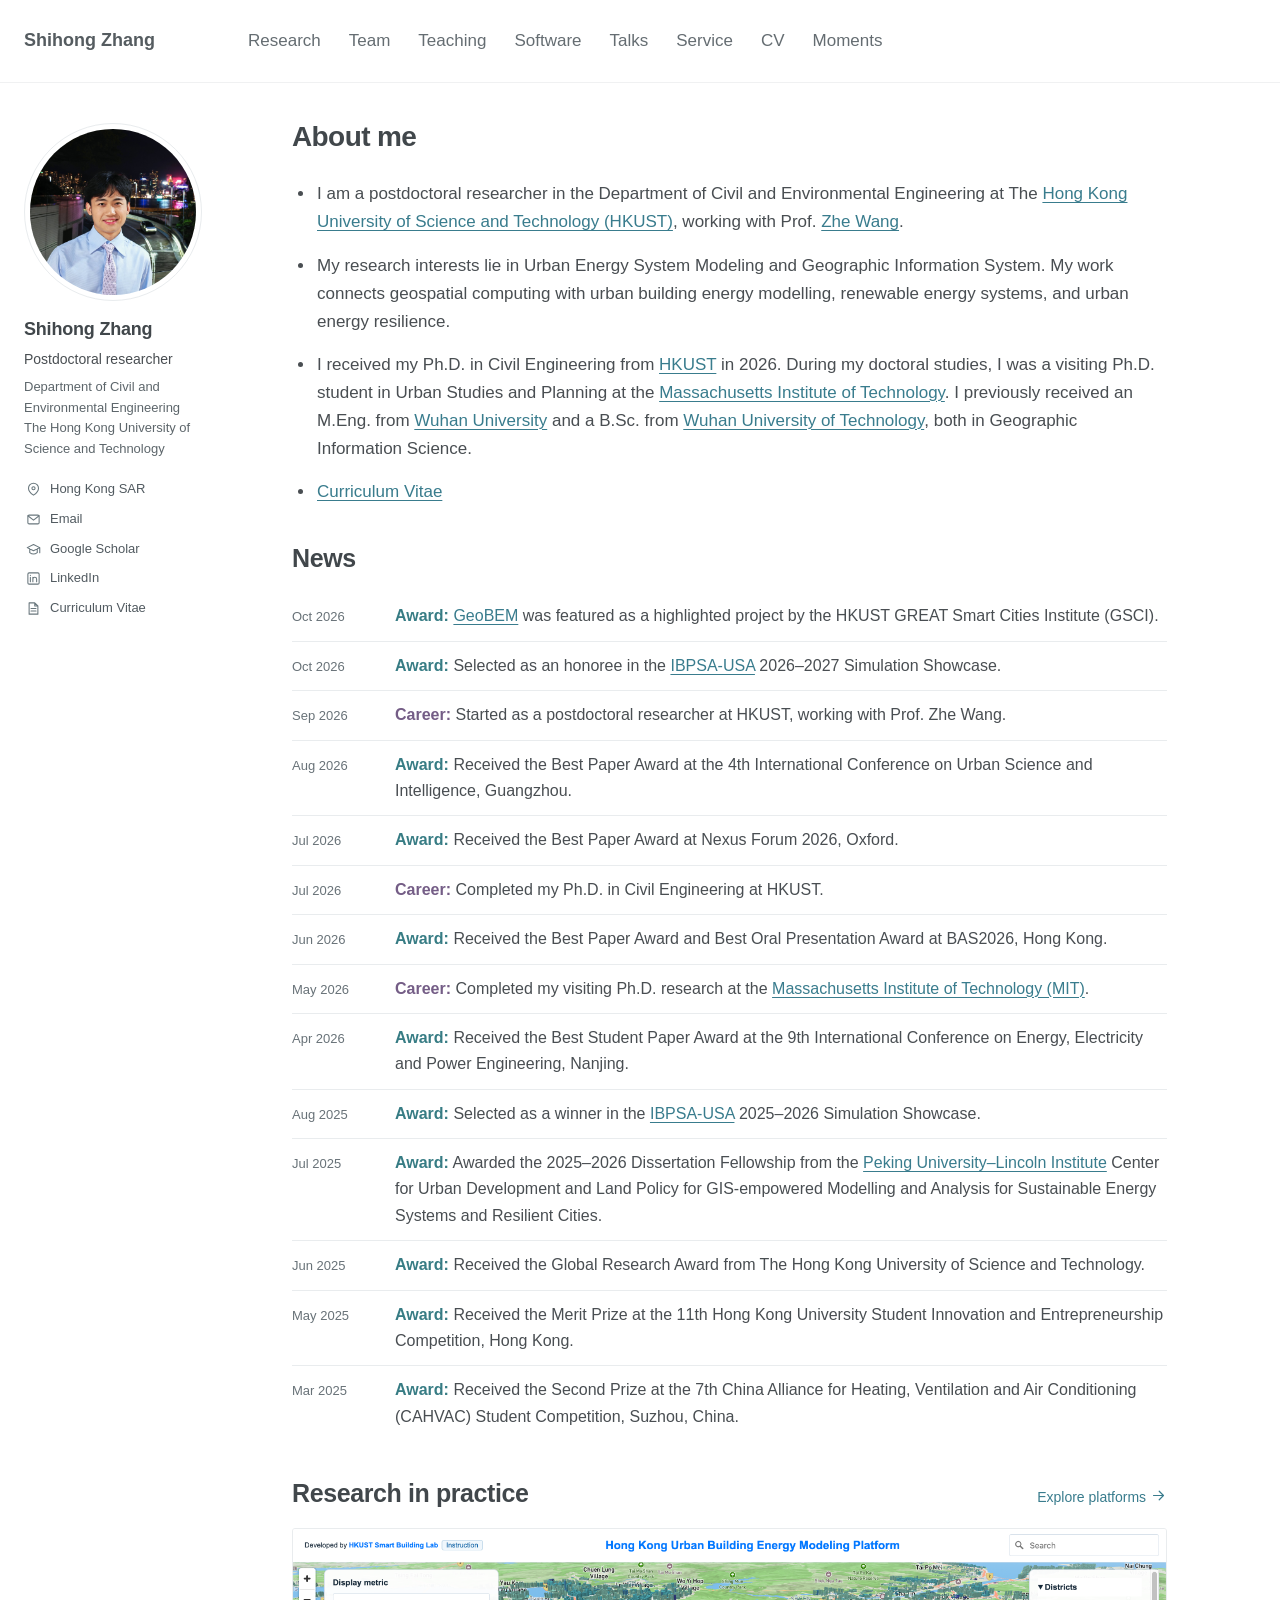
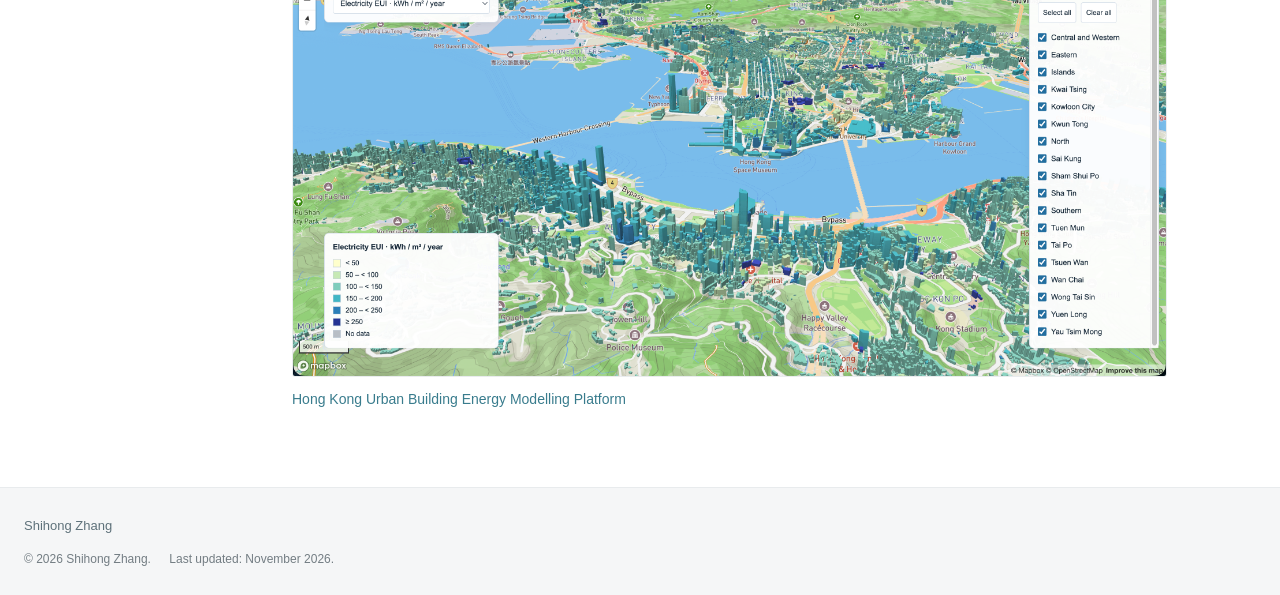
<file: index.html>
<!doctype html>
<html lang="en">
<head>
  <meta charset="utf-8">
  <meta name="viewport" content="width=device-width, initial-scale=1">
  <meta name="description" content="Shihong Zhang is a postdoctoral researcher at HKUST working on Urban Energy System Modeling and Geographic Information System.">
  <meta name="author" content="Shihong Zhang">
  <meta name="theme-color" content="#ffffff">
  <meta property="og:title" content="About me — Shihong Zhang">
  <meta property="og:description" content="Shihong Zhang is a postdoctoral researcher at HKUST working on Urban Energy System Modeling and Geographic Information System.">
  <meta property="og:type" content="website">
  <title>About me — Shihong Zhang</title>
  <link rel="icon" href="assets/images/favicon.svg" type="image/svg+xml">
  <link rel="stylesheet" href="assets/css/style.css?v=20261115-team-mobile">
  <script src="assets/js/main.js" defer></script>
</head>
<body>
  <a class="skip-link" href="#main">Skip to content</a>
  <header class="masthead">
    <div class="masthead-inner">
      <a class="site-title" href="index.html" aria-current="page">Shihong Zhang</a>
      <button class="menu-toggle" type="button" aria-expanded="false" aria-controls="primary-nav" hidden>
        <span>Menu</span><svg viewBox="0 0 24 24" aria-hidden="true"><path d="M4 6h16M4 12h16M4 18h16"/></svg>
      </button>
      <nav id="primary-nav" class="primary-nav" aria-label="Main navigation"><a href="research.html">Research</a><a href="team.html">Team</a><a href="teaching.html">Teaching</a><a href="softwares.html">Software</a><a href="talks.html">Talks</a><a href="service.html">Service</a><a href="cv.html">CV</a><a href="moments.html">Moments</a></nav>
    </div>
  </header>
  <div class="site-layout">
    <aside class="author" aria-label="About Shihong Zhang">
      <a class="portrait-link" href="index.html" aria-label="Shihong Zhang home"><img class="portrait" src="assets/images/profile%20photo.jpeg" alt="Shihong Zhang" width="178" height="178"></a>
      <div class="author-info">
        <h2 class="author-name">Shihong Zhang</h2>
        <p class="author-role">Postdoctoral researcher</p>
        <p class="author-affiliation">Department of Civil and Environmental Engineering<br>The Hong Kong University of Science and Technology</p>
        <ul class="author-links"><li class="location-item"><span class="location"><svg class="icon" viewBox="0 0 24 24" aria-hidden="true"><path d="M20 10c0 6-8 11-8 11S4 16 4 10a8 8 0 1 1 16 0Z"/><circle cx="12" cy="10" r="2.5"/></svg>Hong Kong SAR</span></li><li><a href="mailto:szhanger@connect.ust.hk" class=""><svg class="icon" viewBox="0 0 24 24" aria-hidden="true"><rect x="3" y="5" width="18" height="14" rx="2"/><path d="m3 6 9 7 9-7"/></svg>Email</a></li><li><a href="https://scholar.google.com/citations?user=kNA4fkwAAAAJ&amp;hl=en" class="" target="_blank" rel="noopener noreferrer"><svg class="icon" viewBox="0 0 24 24" aria-hidden="true"><path d="m2 9 10-5 10 5-10 5-10-5Zm4 2v6c4 3 8 3 12 0v-6M22 9v8"/></svg>Google Scholar</a></li><li><a href="https://www.linkedin.com/in/shihong-zhang-913426249/" class="" target="_blank" rel="noopener noreferrer"><svg class="icon" viewBox="0 0 24 24" aria-hidden="true"><rect x="3" y="3" width="18" height="18" rx="2"/><path d="M7 10v7M7 7v.01M11 17v-7m0 3c0-4 6-4 6 0v4"/></svg>LinkedIn</a></li><li><a href="cv.html" class=""><svg class="icon" viewBox="0 0 24 24" aria-hidden="true"><path d="M14 3H5v18h14V8l-5-5Zm0 0v5h5M8 12h8M8 16h8"/></svg>Curriculum Vitae</a></li></ul>
      </div>
    </aside>
    <main class="page-content" id="main" tabindex="-1"><h1>About me</h1><ul class="intro-list"><li>I am a postdoctoral researcher in the Department of Civil and Environmental Engineering at The <a href="https://hkust.edu.hk/" class="" target="_blank" rel="noopener noreferrer">Hong Kong University of Science and Technology (HKUST)</a>, working with Prof. <a href="https://walterzwang.github.io/" class="" target="_blank" rel="noopener noreferrer">Zhe Wang</a>.</li><li>My research interests lie in Urban Energy System Modeling and Geographic Information System. My work connects geospatial computing with urban building energy modelling, renewable energy systems, and urban energy resilience.</li><li>I received my Ph.D. in Civil Engineering from <a href="https://hkust.edu.hk/" class="" target="_blank" rel="noopener noreferrer">HKUST</a> in 2026. During my doctoral studies, I was a visiting Ph.D. student in Urban Studies and Planning at the <a href="https://www.mit.edu/" class="" target="_blank" rel="noopener noreferrer">Massachusetts Institute of Technology</a>. I previously received an M.Eng. from <a href="https://www.whu.edu.cn/" class="" target="_blank" rel="noopener noreferrer">Wuhan University</a> and a B.Sc. from <a href="https://www.whut.edu.cn/" class="" target="_blank" rel="noopener noreferrer">Wuhan University of Technology</a>, both in Geographic Information Science.</li><li><a href="cv.html" class="">Curriculum Vitae</a></li></ul><div class="section-heading"><h2>News</h2></div><ul class="news-list"><li><span class="news-date">Oct 2026</span><div><span class="news-type award">Award:</span> <a href="https://gsc.hkust.edu.hk/geobem" class="" target="_blank" rel="noopener noreferrer">GeoBEM</a> was featured as a highlighted project by the HKUST GREAT Smart Cities Institute (GSCI).</div></li><li><span class="news-date">Oct 2026</span><div><span class="news-type award">Award:</span> Selected as an honoree in the <a href="https://www.ibpsa.us/" class="" target="_blank" rel="noopener noreferrer">IBPSA-USA</a> 2026–2027 Simulation Showcase.</div></li><li><span class="news-date">Sep 2026</span><div><span class="news-type career">Career:</span> Started as a postdoctoral researcher at HKUST, working with Prof. Zhe Wang.</div></li><li><span class="news-date">Aug 2026</span><div><span class="news-type award">Award:</span> Received the Best Paper Award at the 4th International Conference on Urban Science and Intelligence, Guangzhou.</div></li><li><span class="news-date">Jul 2026</span><div><span class="news-type award">Award:</span> Received the Best Paper Award at Nexus Forum 2026, Oxford.</div></li><li><span class="news-date">Jul 2026</span><div><span class="news-type career">Career:</span> Completed my Ph.D. in Civil Engineering at HKUST.</div></li><li><span class="news-date">Jun 2026</span><div><span class="news-type award">Award:</span> Received the Best Paper Award and Best Oral Presentation Award at BAS2026, Hong Kong.</div></li><li><span class="news-date">May 2026</span><div><span class="news-type career">Career:</span> Completed my visiting Ph.D. research at the <a href="https://www.mit.edu/" class="" target="_blank" rel="noopener noreferrer">Massachusetts Institute of Technology (MIT)</a>.</div></li><li><span class="news-date">Apr 2026</span><div><span class="news-type award">Award:</span> Received the Best Student Paper Award at the 9th International Conference on Energy, Electricity and Power Engineering, Nanjing.</div></li><li><span class="news-date">Aug 2025</span><div><span class="news-type award">Award:</span> Selected as a winner in the <a href="https://www.ibpsa.us/" class="" target="_blank" rel="noopener noreferrer">IBPSA-USA</a> 2025–2026 Simulation Showcase.</div></li><li><span class="news-date">Jul 2025</span><div><span class="news-type award">Award:</span> Awarded the 2025–2026 Dissertation Fellowship from the <a href="https://plc.pku.edu.cn/en/info/1073/4233.htm" class="" target="_blank" rel="noopener noreferrer">Peking University–Lincoln Institute</a> Center for Urban Development and Land Policy for GIS-empowered Modelling and Analysis for Sustainable Energy Systems and Resilient Cities.</div></li><li><span class="news-date">Jun 2025</span><div><span class="news-type award">Award:</span> Received the Global Research Award from The Hong Kong University of Science and Technology.</div></li><li><span class="news-date">May 2025</span><div><span class="news-type award">Award:</span> Received the Merit Prize at the 11th Hong Kong University Student Innovation and Entrepreneurship Competition, Hong Kong.</div></li><li><span class="news-date">Mar 2025</span><div><span class="news-type award">Award:</span> Received the Second Prize at the 7th China Alliance for Heating, Ventilation and Air Conditioning (CAHVAC) Student Competition, Suzhou, China.</div></li></ul><div class="section-heading"><h2>Research in practice</h2><a href="softwares.html" class="">Explore platforms <svg class="icon" viewBox="0 0 24 24" aria-hidden="true"><path d="M5 12h14m-6-6 6 6-6 6"/></svg></a></div><figure class="featured-platform"><a href="softwares.html#platform-1"><img src="assets/images/urban-energy.png" alt="Hong Kong urban building energy platform showing a three-dimensional city map with energy-use indicators." width="3012" height="1550" loading="lazy"></a><figcaption><a href="softwares.html#platform-1" class="">Hong Kong Urban Building Energy Modelling Platform</a></figcaption></figure></main>
  </div>
  <footer class="site-footer">
    <div class="footer-inner">
      <div class="footer-top"><a href="index.html">Shihong Zhang</a></div>
      <p>© 2026 Shihong Zhang. <span>Last updated: November 2026.</span></p>
    </div>
  </footer>
</body>
</html>
</file>
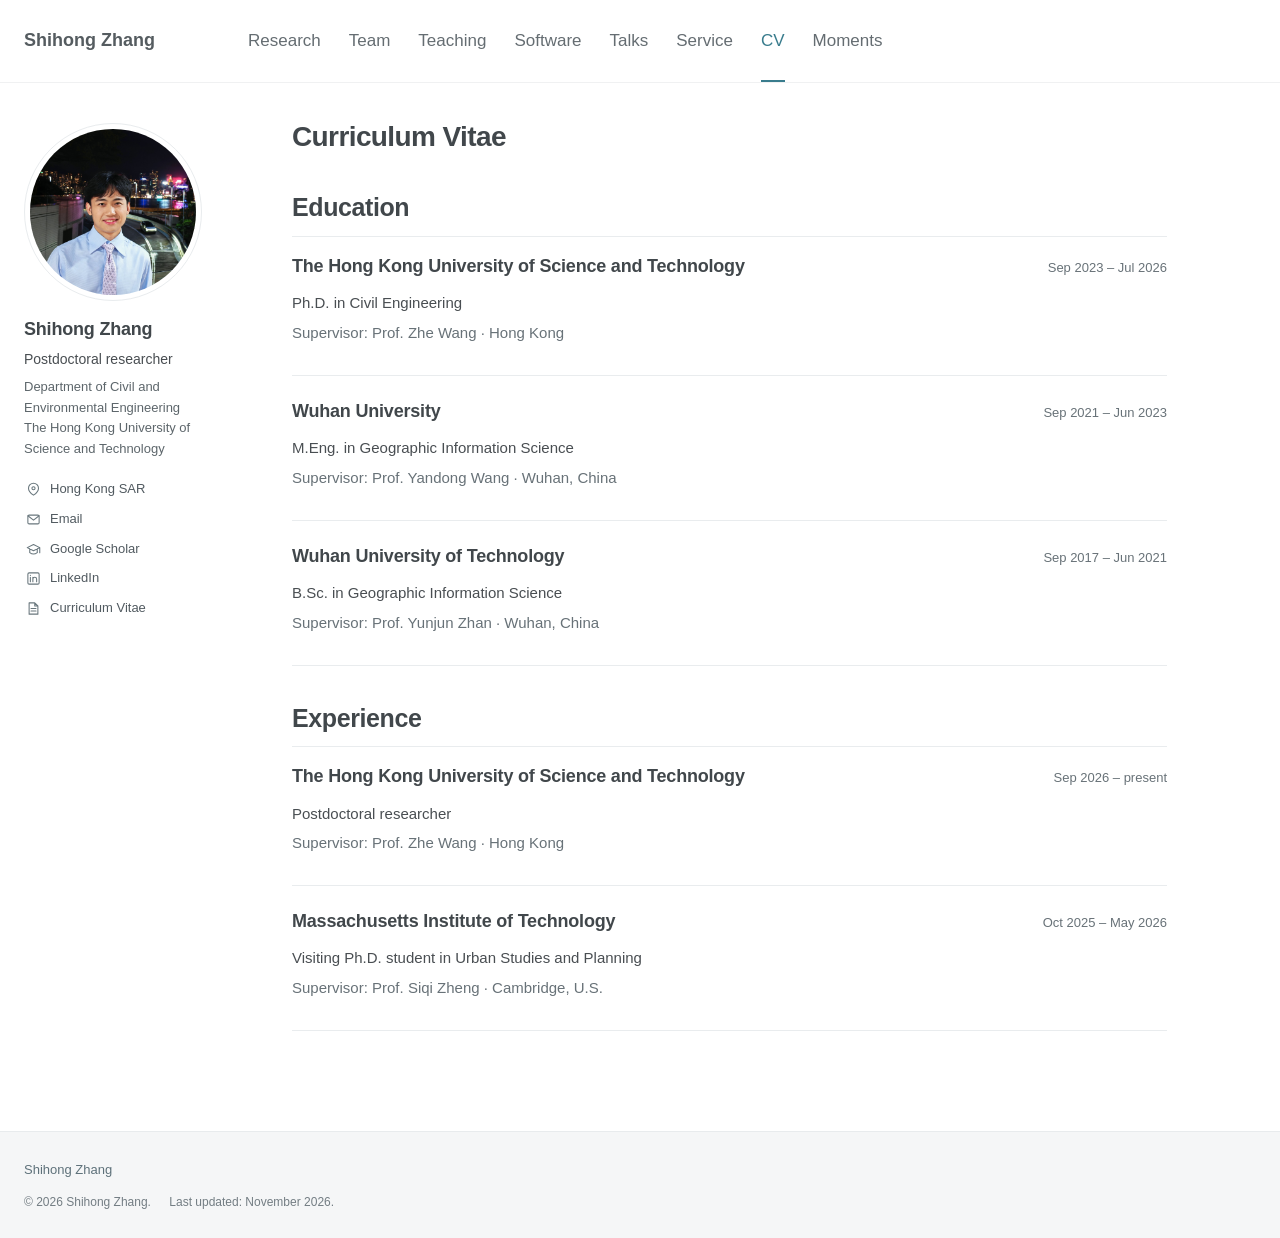
<file: cv.html>
<!doctype html>
<html lang="en">
<head>
  <meta charset="utf-8">
  <meta name="viewport" content="width=device-width, initial-scale=1">
  <meta name="description" content="Shihong Zhang is a postdoctoral researcher at HKUST working on Urban Energy System Modeling and Geographic Information System.">
  <meta name="author" content="Shihong Zhang">
  <meta name="theme-color" content="#ffffff">
  <meta property="og:title" content="CV — Shihong Zhang">
  <meta property="og:description" content="Shihong Zhang is a postdoctoral researcher at HKUST working on Urban Energy System Modeling and Geographic Information System.">
  <meta property="og:type" content="website">
  <title>CV — Shihong Zhang</title>
  <link rel="icon" href="assets/images/favicon.svg" type="image/svg+xml">
  <link rel="stylesheet" href="assets/css/style.css?v=20261115-team-mobile">
  <script src="assets/js/main.js" defer></script>
</head>
<body>
  <a class="skip-link" href="#main">Skip to content</a>
  <header class="masthead">
    <div class="masthead-inner">
      <a class="site-title" href="index.html" >Shihong Zhang</a>
      <button class="menu-toggle" type="button" aria-expanded="false" aria-controls="primary-nav" hidden>
        <span>Menu</span><svg viewBox="0 0 24 24" aria-hidden="true"><path d="M4 6h16M4 12h16M4 18h16"/></svg>
      </button>
      <nav id="primary-nav" class="primary-nav" aria-label="Main navigation"><a href="research.html">Research</a><a href="team.html">Team</a><a href="teaching.html">Teaching</a><a href="softwares.html">Software</a><a href="talks.html">Talks</a><a href="service.html">Service</a><a href="cv.html" aria-current="page">CV</a><a href="moments.html">Moments</a></nav>
    </div>
  </header>
  <div class="site-layout">
    <aside class="author" aria-label="About Shihong Zhang">
      <a class="portrait-link" href="index.html" aria-label="Shihong Zhang home"><img class="portrait" src="assets/images/profile%20photo.jpeg" alt="Shihong Zhang" width="178" height="178"></a>
      <div class="author-info">
        <h2 class="author-name">Shihong Zhang</h2>
        <p class="author-role">Postdoctoral researcher</p>
        <p class="author-affiliation">Department of Civil and Environmental Engineering<br>The Hong Kong University of Science and Technology</p>
        <ul class="author-links"><li class="location-item"><span class="location"><svg class="icon" viewBox="0 0 24 24" aria-hidden="true"><path d="M20 10c0 6-8 11-8 11S4 16 4 10a8 8 0 1 1 16 0Z"/><circle cx="12" cy="10" r="2.5"/></svg>Hong Kong SAR</span></li><li><a href="mailto:szhanger@connect.ust.hk" class=""><svg class="icon" viewBox="0 0 24 24" aria-hidden="true"><rect x="3" y="5" width="18" height="14" rx="2"/><path d="m3 6 9 7 9-7"/></svg>Email</a></li><li><a href="https://scholar.google.com/citations?user=kNA4fkwAAAAJ&amp;hl=en" class="" target="_blank" rel="noopener noreferrer"><svg class="icon" viewBox="0 0 24 24" aria-hidden="true"><path d="m2 9 10-5 10 5-10 5-10-5Zm4 2v6c4 3 8 3 12 0v-6M22 9v8"/></svg>Google Scholar</a></li><li><a href="https://www.linkedin.com/in/shihong-zhang-913426249/" class="" target="_blank" rel="noopener noreferrer"><svg class="icon" viewBox="0 0 24 24" aria-hidden="true"><rect x="3" y="3" width="18" height="18" rx="2"/><path d="M7 10v7M7 7v.01M11 17v-7m0 3c0-4 6-4 6 0v4"/></svg>LinkedIn</a></li><li><a href="cv.html" class=""><svg class="icon" viewBox="0 0 24 24" aria-hidden="true"><path d="M14 3H5v18h14V8l-5-5Zm0 0v5h5M8 12h8M8 16h8"/></svg>Curriculum Vitae</a></li></ul>
      </div>
    </aside>
    <main class="page-content" id="main" tabindex="-1"><h1>Curriculum Vitae</h1><h2 class="section-title" id="education">Education</h2><article class="record"><div class="record-header"><h3>The Hong Kong University of Science and Technology</h3><span class="record-date">Sep 2023 – Jul 2026</span></div><p>Ph.D. in Civil Engineering</p><p class="muted">Supervisor: Prof. Zhe Wang · Hong Kong</p></article><article class="record"><div class="record-header"><h3>Wuhan University</h3><span class="record-date">Sep 2021 – Jun 2023</span></div><p>M.Eng. in Geographic Information Science</p><p class="muted">Supervisor: Prof. Yandong Wang · Wuhan, China</p></article><article class="record"><div class="record-header"><h3>Wuhan University of Technology</h3><span class="record-date">Sep 2017 – Jun 2021</span></div><p>B.Sc. in Geographic Information Science</p><p class="muted">Supervisor: Prof. Yunjun Zhan · Wuhan, China</p></article><h2 class="section-title" id="experience">Experience</h2><article class="record"><div class="record-header"><h3>The Hong Kong University of Science and Technology</h3><span class="record-date">Sep 2026 – present</span></div><p>Postdoctoral researcher</p><p class="muted">Supervisor: Prof. Zhe Wang · Hong Kong</p></article><article class="record"><div class="record-header"><h3>Massachusetts Institute of Technology</h3><span class="record-date">Oct 2025 – May 2026</span></div><p>Visiting Ph.D. student in Urban Studies and Planning</p><p class="muted">Supervisor: Prof. Siqi Zheng · Cambridge, U.S.</p></article></main>
  </div>
  <footer class="site-footer">
    <div class="footer-inner">
      <div class="footer-top"><a href="index.html">Shihong Zhang</a></div>
      <p>© 2026 Shihong Zhang. <span>Last updated: November 2026.</span></p>
    </div>
  </footer>
</body>
</html>
</file>
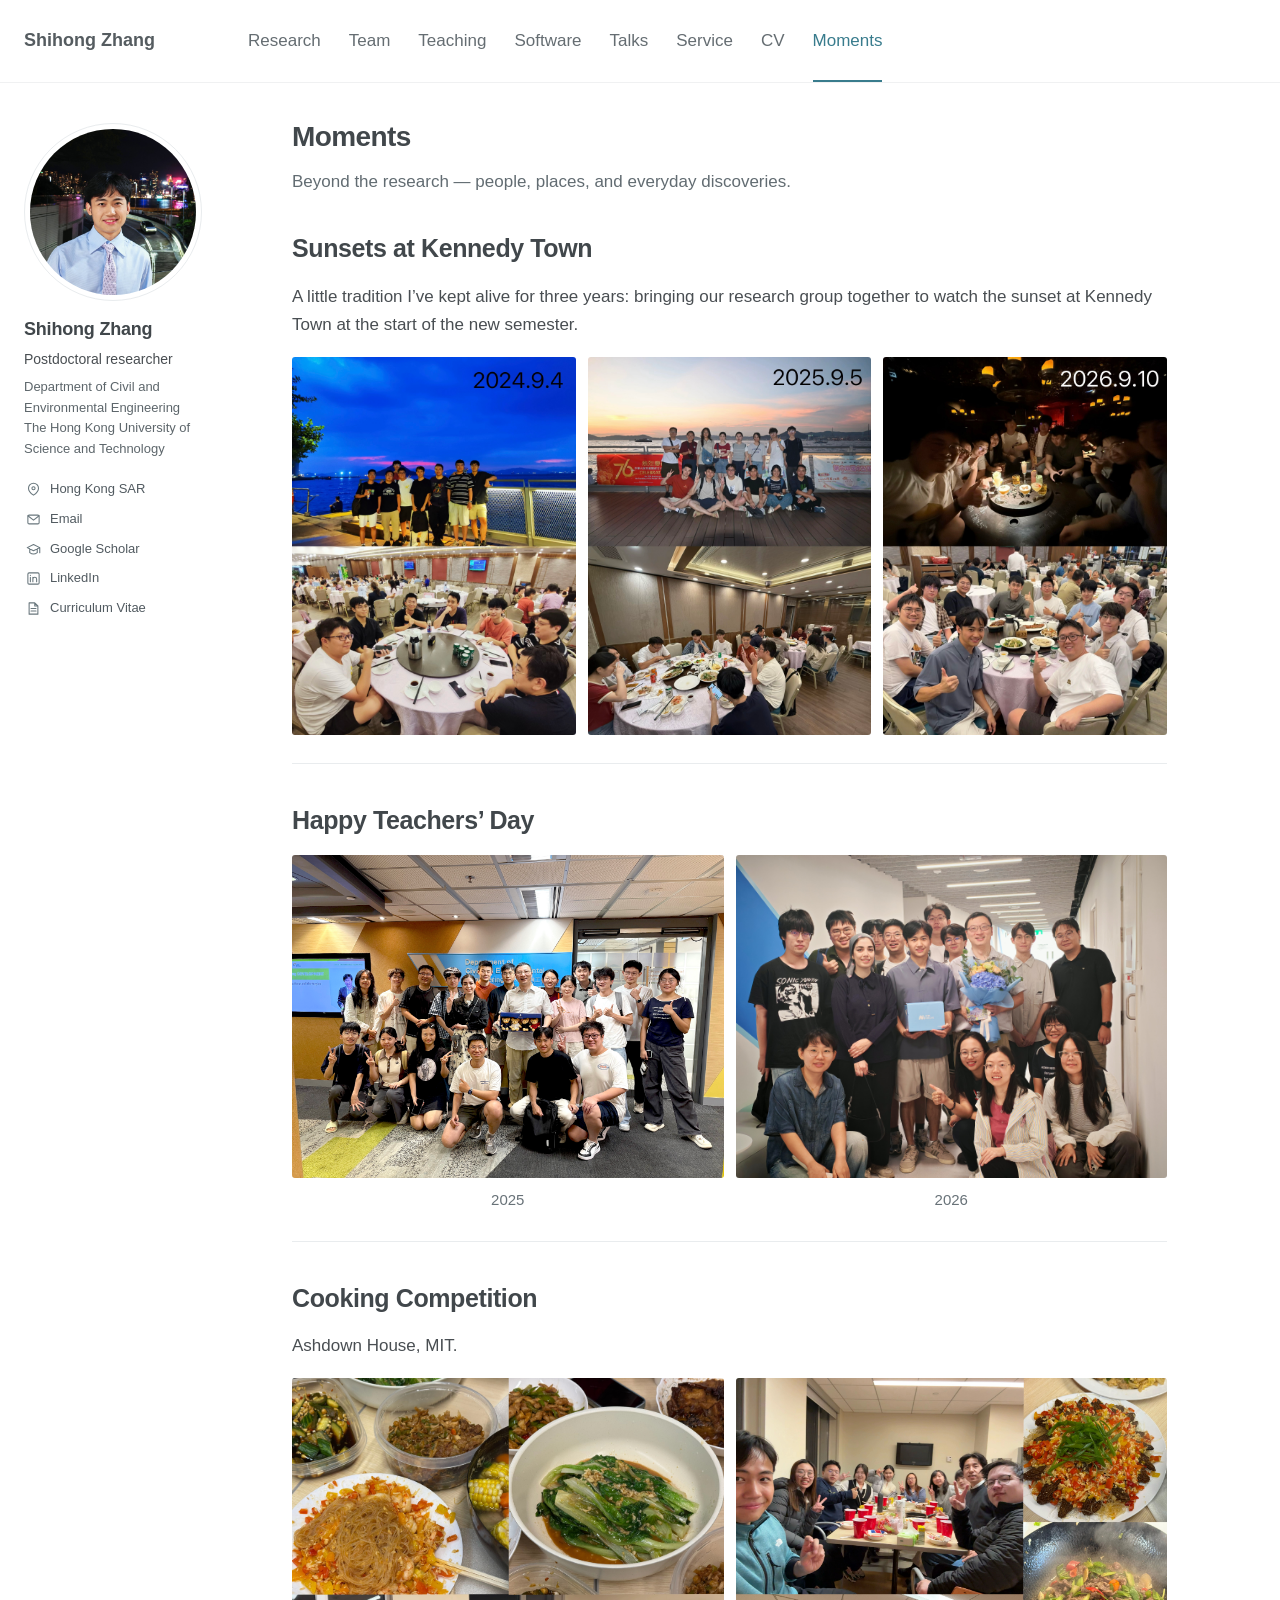
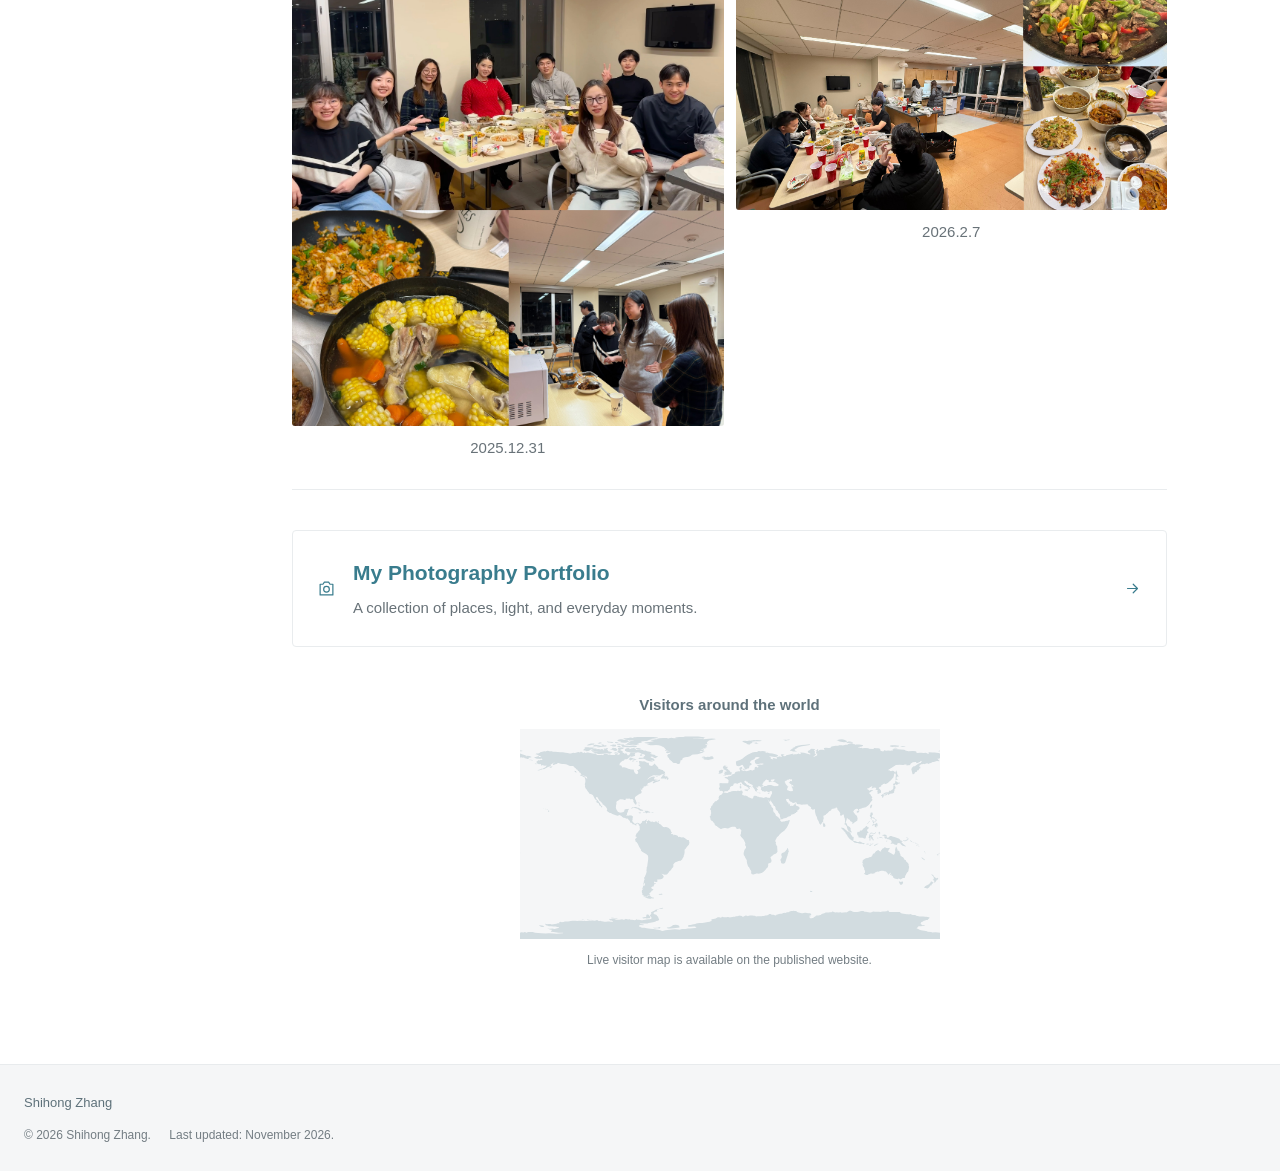
<file: moments.html>
<!doctype html>
<html lang="en">
<head>
  <meta charset="utf-8">
  <meta name="viewport" content="width=device-width, initial-scale=1">
  <meta name="description" content="Shihong Zhang is a postdoctoral researcher at HKUST working on Urban Energy System Modeling and Geographic Information System.">
  <meta name="author" content="Shihong Zhang">
  <meta name="theme-color" content="#ffffff">
  <meta property="og:title" content="Moments — Shihong Zhang">
  <meta property="og:description" content="Shihong Zhang is a postdoctoral researcher at HKUST working on Urban Energy System Modeling and Geographic Information System.">
  <meta property="og:type" content="website">
  <title>Moments — Shihong Zhang</title>
  <link rel="icon" href="assets/images/favicon.svg" type="image/svg+xml">
  <link rel="stylesheet" href="assets/css/style.css?v=20261115-team-mobile">
  <script src="assets/js/main.js" defer></script>
</head>
<body>
  <a class="skip-link" href="#main">Skip to content</a>
  <header class="masthead">
    <div class="masthead-inner">
      <a class="site-title" href="index.html" >Shihong Zhang</a>
      <button class="menu-toggle" type="button" aria-expanded="false" aria-controls="primary-nav" hidden>
        <span>Menu</span><svg viewBox="0 0 24 24" aria-hidden="true"><path d="M4 6h16M4 12h16M4 18h16"/></svg>
      </button>
      <nav id="primary-nav" class="primary-nav" aria-label="Main navigation"><a href="research.html">Research</a><a href="team.html">Team</a><a href="teaching.html">Teaching</a><a href="softwares.html">Software</a><a href="talks.html">Talks</a><a href="service.html">Service</a><a href="cv.html">CV</a><a href="moments.html" aria-current="page">Moments</a></nav>
    </div>
  </header>
  <div class="site-layout">
    <aside class="author" aria-label="About Shihong Zhang">
      <a class="portrait-link" href="index.html" aria-label="Shihong Zhang home"><img class="portrait" src="assets/images/profile%20photo.jpeg" alt="Shihong Zhang" width="178" height="178"></a>
      <div class="author-info">
        <h2 class="author-name">Shihong Zhang</h2>
        <p class="author-role">Postdoctoral researcher</p>
        <p class="author-affiliation">Department of Civil and Environmental Engineering<br>The Hong Kong University of Science and Technology</p>
        <ul class="author-links"><li class="location-item"><span class="location"><svg class="icon" viewBox="0 0 24 24" aria-hidden="true"><path d="M20 10c0 6-8 11-8 11S4 16 4 10a8 8 0 1 1 16 0Z"/><circle cx="12" cy="10" r="2.5"/></svg>Hong Kong SAR</span></li><li><a href="mailto:szhanger@connect.ust.hk" class=""><svg class="icon" viewBox="0 0 24 24" aria-hidden="true"><rect x="3" y="5" width="18" height="14" rx="2"/><path d="m3 6 9 7 9-7"/></svg>Email</a></li><li><a href="https://scholar.google.com/citations?user=kNA4fkwAAAAJ&amp;hl=en" class="" target="_blank" rel="noopener noreferrer"><svg class="icon" viewBox="0 0 24 24" aria-hidden="true"><path d="m2 9 10-5 10 5-10 5-10-5Zm4 2v6c4 3 8 3 12 0v-6M22 9v8"/></svg>Google Scholar</a></li><li><a href="https://www.linkedin.com/in/shihong-zhang-913426249/" class="" target="_blank" rel="noopener noreferrer"><svg class="icon" viewBox="0 0 24 24" aria-hidden="true"><rect x="3" y="3" width="18" height="18" rx="2"/><path d="M7 10v7M7 7v.01M11 17v-7m0 3c0-4 6-4 6 0v4"/></svg>LinkedIn</a></li><li><a href="cv.html" class=""><svg class="icon" viewBox="0 0 24 24" aria-hidden="true"><path d="M14 3H5v18h14V8l-5-5Zm0 0v5h5M8 12h8M8 16h8"/></svg>Curriculum Vitae</a></li></ul>
      </div>
    </aside>
    <main class="page-content" id="main" tabindex="-1"><h1>Moments</h1><p class="lead">Beyond the research — people, places, and everyday discoveries.</p><article class="moment"><h2>Sunsets at Kennedy Town</h2><p>A little tradition I’ve kept alive for three years: bringing our research group together to watch the sunset at Kennedy Town at the start of the new semester.</p><div class="moment-gallery"><figure><a href="assets/images/Moments/Kennedy%20Town/20261115-162718.jpeg" class="" target="_blank" rel="noopener noreferrer"><img src="assets/images/Moments/Kennedy%20Town/20261115-162718.jpeg" alt="Our research group at Kennedy Town, photo 1" loading="lazy"></a></figure><figure><a href="assets/images/Moments/Kennedy%20Town/20261115-162738.jpeg" class="" target="_blank" rel="noopener noreferrer"><img src="assets/images/Moments/Kennedy%20Town/20261115-162738.jpeg" alt="Our research group at Kennedy Town, photo 2" loading="lazy"></a></figure><figure><a href="assets/images/Moments/Kennedy%20Town/20261115-162750.jpeg" class="" target="_blank" rel="noopener noreferrer"><img src="assets/images/Moments/Kennedy%20Town/20261115-162750.jpeg" alt="Our research group at Kennedy Town, photo 3" loading="lazy"></a></figure></div></article><article class="moment"><h2>Happy Teachers’ Day</h2><div class="moment-gallery moment-gallery-two"><figure><a href="assets/images/Moments/Happy%20Teacher%27s%20Day/2025.jpeg" class="" target="_blank" rel="noopener noreferrer"><img src="assets/images/Moments/Happy%20Teacher%27s%20Day/2025.jpeg" alt="Teachers’ Day 2025" loading="lazy"></a><figcaption>2025</figcaption></figure><figure><a href="assets/images/Moments/Happy%20Teacher%27s%20Day/2026.jpeg" class="" target="_blank" rel="noopener noreferrer"><img src="assets/images/Moments/Happy%20Teacher%27s%20Day/2026.jpeg" alt="Teachers’ Day 2026" loading="lazy"></a><figcaption>2026</figcaption></figure></div></article><article class="moment"><h2>Cooking Competition</h2><p>Ashdown House, MIT.</p><div class="moment-gallery moment-gallery-two"><figure><a href="assets/images/Moments/Cooking/2025.12.31.jpeg" class="" target="_blank" rel="noopener noreferrer"><img src="assets/images/Moments/Cooking/2025.12.31.jpeg" alt="Cooking Competition, 2025.12.31" loading="lazy"></a><figcaption>2025.12.31</figcaption></figure><figure><a href="assets/images/Moments/Cooking/2026.2.7.jpeg" class="" target="_blank" rel="noopener noreferrer"><img src="assets/images/Moments/Cooking/2026.2.7.jpeg" alt="Cooking Competition, 2026.2.7" loading="lazy"></a><figcaption>2026.2.7</figcaption></figure></div></article><a class="photography-entry" href="photography.html"><svg class="icon" viewBox="0 0 24 24" aria-hidden="true"><path d="M3 6h4l2-3h6l2 3h4v15H3z"/><circle cx="12" cy="13" r="4"/></svg><span><strong>My Photography Portfolio</strong><span>A collection of places, light, and everyday moments.</span></span><svg class="icon" viewBox="0 0 24 24" aria-hidden="true"><path d="M5 12h14m-6-6 6 6-6 6"/></svg></a><section class="visitor-map" aria-labelledby="visitor-map-title" data-site-url="https://zhangshihong365.github.io/" data-widget-id="64q9ZJ_QCk3VHRpQt81LbqroL4TcZRuCn48rsICZJV8"><h2 id="visitor-map-title">Visitors around the world</h2><div class="visitor-map-frame"><img class="visitor-map-placeholder" src="assets/images/visitor-world.svg" alt="World map placeholder" width="720" height="360"><div id="visitor-map-widget"></div></div><p class="visitor-map-status" role="status">Live visitor map is available on the published website.</p><noscript><p>JavaScript is required to display live visitor locations.</p></noscript></section></main>
  </div>
  <footer class="site-footer">
    <div class="footer-inner">
      <div class="footer-top"><a href="index.html">Shihong Zhang</a></div>
      <p>© 2026 Shihong Zhang. <span>Last updated: November 2026.</span></p>
    </div>
  </footer>
</body>
</html>
</file>
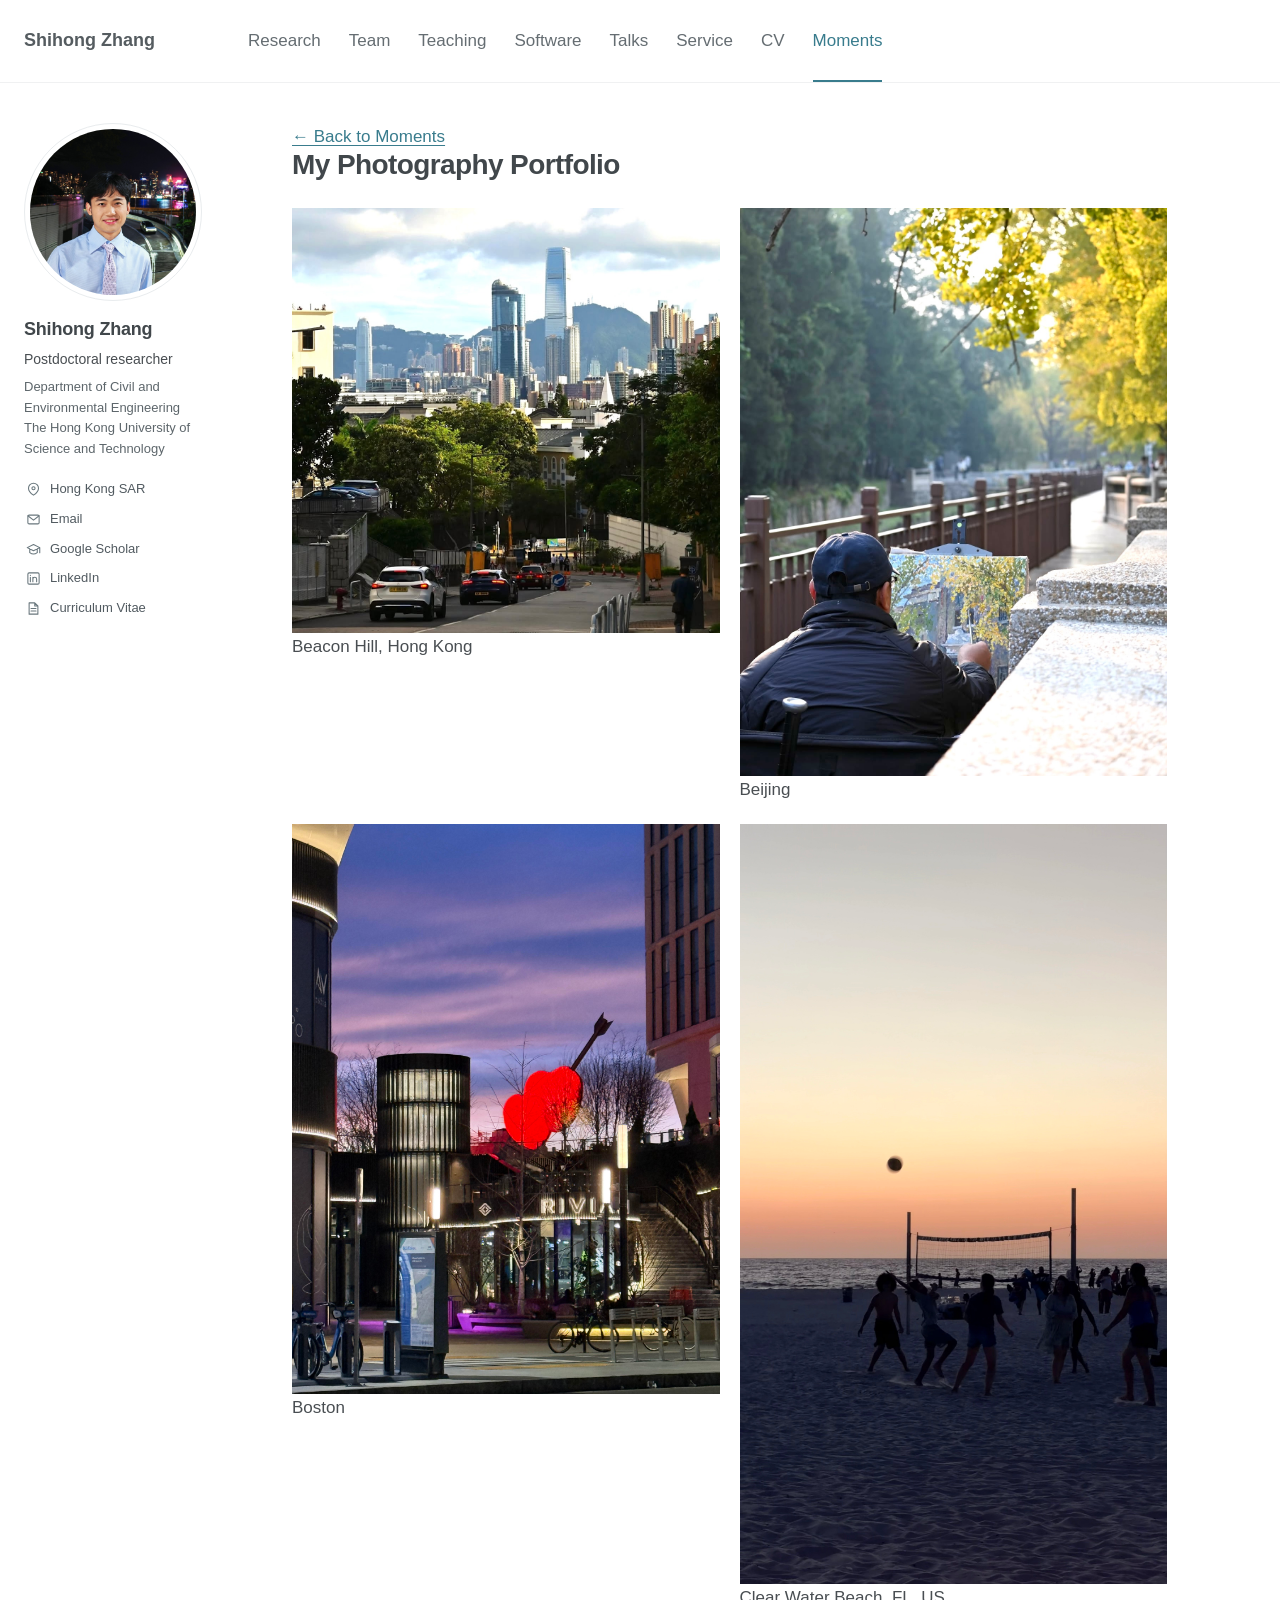
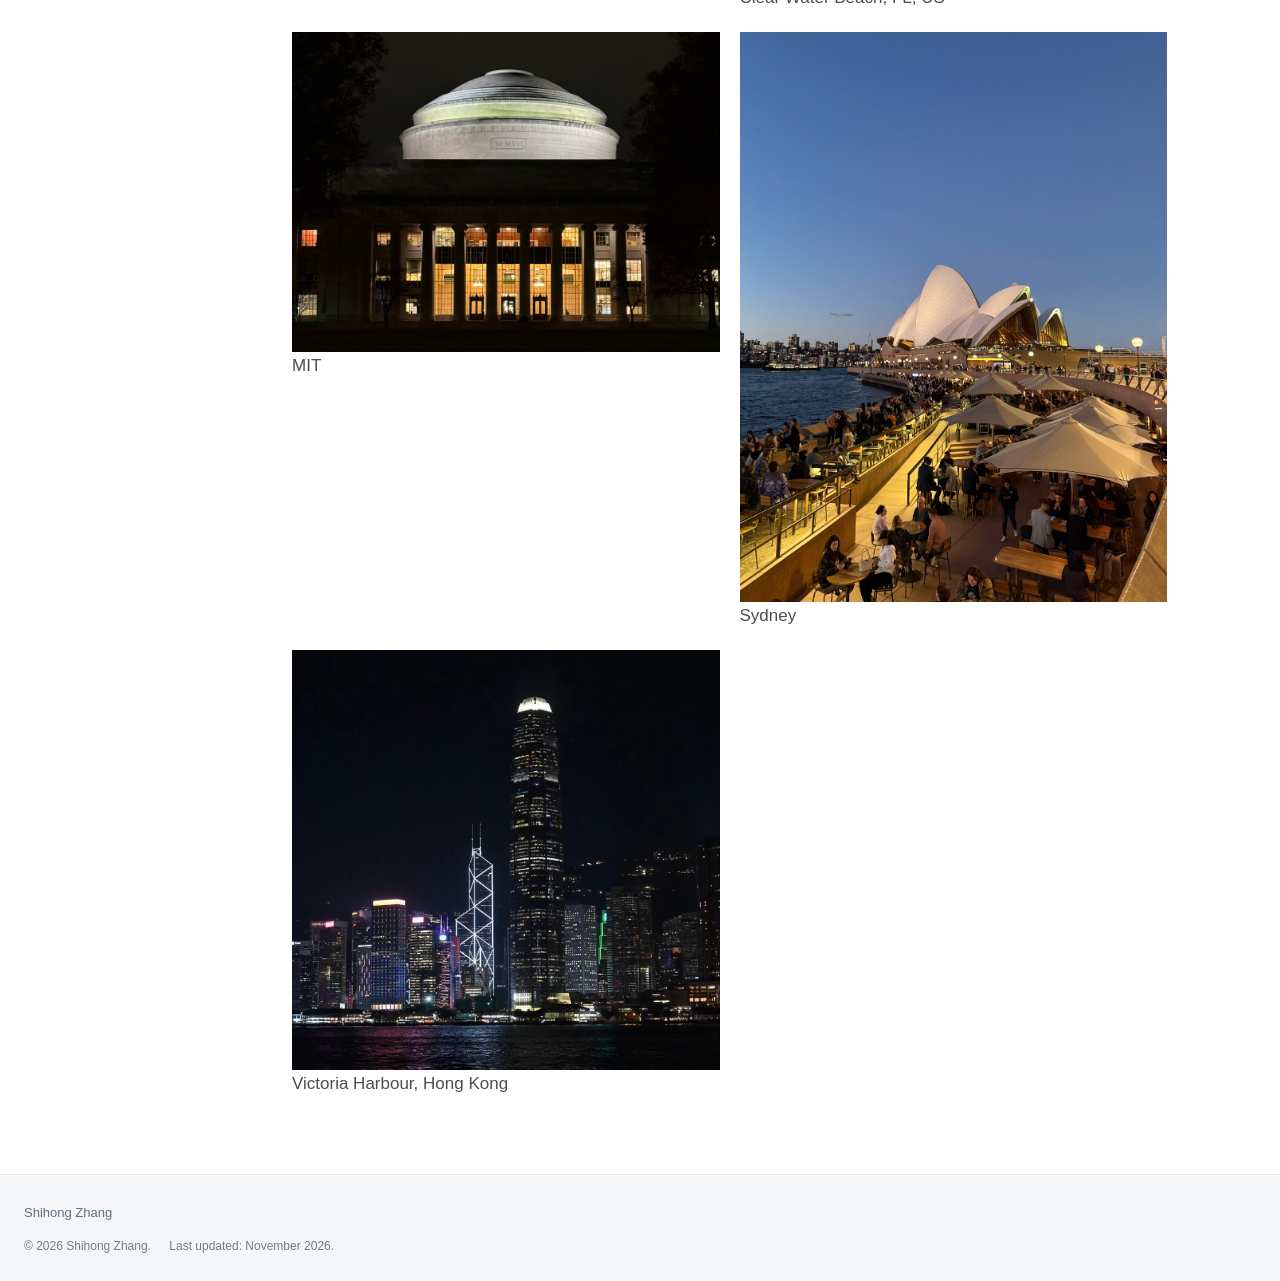
<file: photography.html>
<!doctype html>
<html lang="en">
<head>
  <meta charset="utf-8">
  <meta name="viewport" content="width=device-width, initial-scale=1">
  <meta name="description" content="Shihong Zhang is a postdoctoral researcher at HKUST working on Urban Energy System Modeling and Geographic Information System.">
  <meta name="author" content="Shihong Zhang">
  <meta name="theme-color" content="#ffffff">
  <meta property="og:title" content="My Photography Portfolio — Shihong Zhang">
  <meta property="og:description" content="Shihong Zhang is a postdoctoral researcher at HKUST working on Urban Energy System Modeling and Geographic Information System.">
  <meta property="og:type" content="website">
  <title>My Photography Portfolio — Shihong Zhang</title>
  <link rel="icon" href="assets/images/favicon.svg" type="image/svg+xml">
  <link rel="stylesheet" href="assets/css/style.css?v=20261115-team-mobile">
  <script src="assets/js/main.js" defer></script>
</head>
<body>
  <a class="skip-link" href="#main">Skip to content</a>
  <header class="masthead">
    <div class="masthead-inner">
      <a class="site-title" href="index.html" >Shihong Zhang</a>
      <button class="menu-toggle" type="button" aria-expanded="false" aria-controls="primary-nav" hidden>
        <span>Menu</span><svg viewBox="0 0 24 24" aria-hidden="true"><path d="M4 6h16M4 12h16M4 18h16"/></svg>
      </button>
      <nav id="primary-nav" class="primary-nav" aria-label="Main navigation"><a href="research.html">Research</a><a href="team.html">Team</a><a href="teaching.html">Teaching</a><a href="softwares.html">Software</a><a href="talks.html">Talks</a><a href="service.html">Service</a><a href="cv.html">CV</a><a href="moments.html" aria-current="page">Moments</a></nav>
    </div>
  </header>
  <div class="site-layout">
    <aside class="author" aria-label="About Shihong Zhang">
      <a class="portrait-link" href="index.html" aria-label="Shihong Zhang home"><img class="portrait" src="assets/images/profile%20photo.jpeg" alt="Shihong Zhang" width="178" height="178"></a>
      <div class="author-info">
        <h2 class="author-name">Shihong Zhang</h2>
        <p class="author-role">Postdoctoral researcher</p>
        <p class="author-affiliation">Department of Civil and Environmental Engineering<br>The Hong Kong University of Science and Technology</p>
        <ul class="author-links"><li class="location-item"><span class="location"><svg class="icon" viewBox="0 0 24 24" aria-hidden="true"><path d="M20 10c0 6-8 11-8 11S4 16 4 10a8 8 0 1 1 16 0Z"/><circle cx="12" cy="10" r="2.5"/></svg>Hong Kong SAR</span></li><li><a href="mailto:szhanger@connect.ust.hk" class=""><svg class="icon" viewBox="0 0 24 24" aria-hidden="true"><rect x="3" y="5" width="18" height="14" rx="2"/><path d="m3 6 9 7 9-7"/></svg>Email</a></li><li><a href="https://scholar.google.com/citations?user=kNA4fkwAAAAJ&amp;hl=en" class="" target="_blank" rel="noopener noreferrer"><svg class="icon" viewBox="0 0 24 24" aria-hidden="true"><path d="m2 9 10-5 10 5-10 5-10-5Zm4 2v6c4 3 8 3 12 0v-6M22 9v8"/></svg>Google Scholar</a></li><li><a href="https://www.linkedin.com/in/shihong-zhang-913426249/" class="" target="_blank" rel="noopener noreferrer"><svg class="icon" viewBox="0 0 24 24" aria-hidden="true"><rect x="3" y="3" width="18" height="18" rx="2"/><path d="M7 10v7M7 7v.01M11 17v-7m0 3c0-4 6-4 6 0v4"/></svg>LinkedIn</a></li><li><a href="cv.html" class=""><svg class="icon" viewBox="0 0 24 24" aria-hidden="true"><path d="M14 3H5v18h14V8l-5-5Zm0 0v5h5M8 12h8M8 16h8"/></svg>Curriculum Vitae</a></li></ul>
      </div>
    </aside>
    <main class="page-content" id="main" tabindex="-1"><a href="moments.html">← Back to Moments</a><h1>My Photography Portfolio</h1><div class="photography-gallery"><figure><a href="assets/images/Moments/My%20Photography%20Portfolio/Beacon%20Hill%2C%20Hong%20Kong.jpeg" class="" target="_blank" rel="noopener noreferrer"><img src="assets/images/Moments/My%20Photography%20Portfolio/Beacon%20Hill%2C%20Hong%20Kong.jpeg" alt="Beacon Hill, Hong Kong" loading="lazy"></a><figcaption>Beacon Hill, Hong Kong</figcaption></figure><figure><a href="assets/images/Moments/My%20Photography%20Portfolio/Beijing.jpeg" class="" target="_blank" rel="noopener noreferrer"><img src="assets/images/Moments/My%20Photography%20Portfolio/Beijing.jpeg" alt="Beijing" loading="lazy"></a><figcaption>Beijing</figcaption></figure><figure><a href="assets/images/Moments/My%20Photography%20Portfolio/Boston.jpeg" class="" target="_blank" rel="noopener noreferrer"><img src="assets/images/Moments/My%20Photography%20Portfolio/Boston.jpeg" alt="Boston" loading="lazy"></a><figcaption>Boston</figcaption></figure><figure><a href="assets/images/Moments/My%20Photography%20Portfolio/Clear%20Water%20Beach%2C%20FL%2C%20US.jpeg" class="" target="_blank" rel="noopener noreferrer"><img src="assets/images/Moments/My%20Photography%20Portfolio/Clear%20Water%20Beach%2C%20FL%2C%20US.jpeg" alt="Clear Water Beach, FL, US" loading="lazy"></a><figcaption>Clear Water Beach, FL, US</figcaption></figure><figure><a href="assets/images/Moments/My%20Photography%20Portfolio/MIT.jpeg" class="" target="_blank" rel="noopener noreferrer"><img src="assets/images/Moments/My%20Photography%20Portfolio/MIT.jpeg" alt="MIT" loading="lazy"></a><figcaption>MIT</figcaption></figure><figure><a href="assets/images/Moments/My%20Photography%20Portfolio/Sydney.jpeg" class="" target="_blank" rel="noopener noreferrer"><img src="assets/images/Moments/My%20Photography%20Portfolio/Sydney.jpeg" alt="Sydney" loading="lazy"></a><figcaption>Sydney</figcaption></figure><figure><a href="assets/images/Moments/My%20Photography%20Portfolio/Victoria%20Harbour%2C%20Hong%20Kong.jpeg" class="" target="_blank" rel="noopener noreferrer"><img src="assets/images/Moments/My%20Photography%20Portfolio/Victoria%20Harbour%2C%20Hong%20Kong.jpeg" alt="Victoria Harbour, Hong Kong" loading="lazy"></a><figcaption>Victoria Harbour, Hong Kong</figcaption></figure></div></main>
  </div>
  <footer class="site-footer">
    <div class="footer-inner">
      <div class="footer-top"><a href="index.html">Shihong Zhang</a></div>
      <p>© 2026 Shihong Zhang. <span>Last updated: November 2026.</span></p>
    </div>
  </footer>
</body>
</html>
</file>
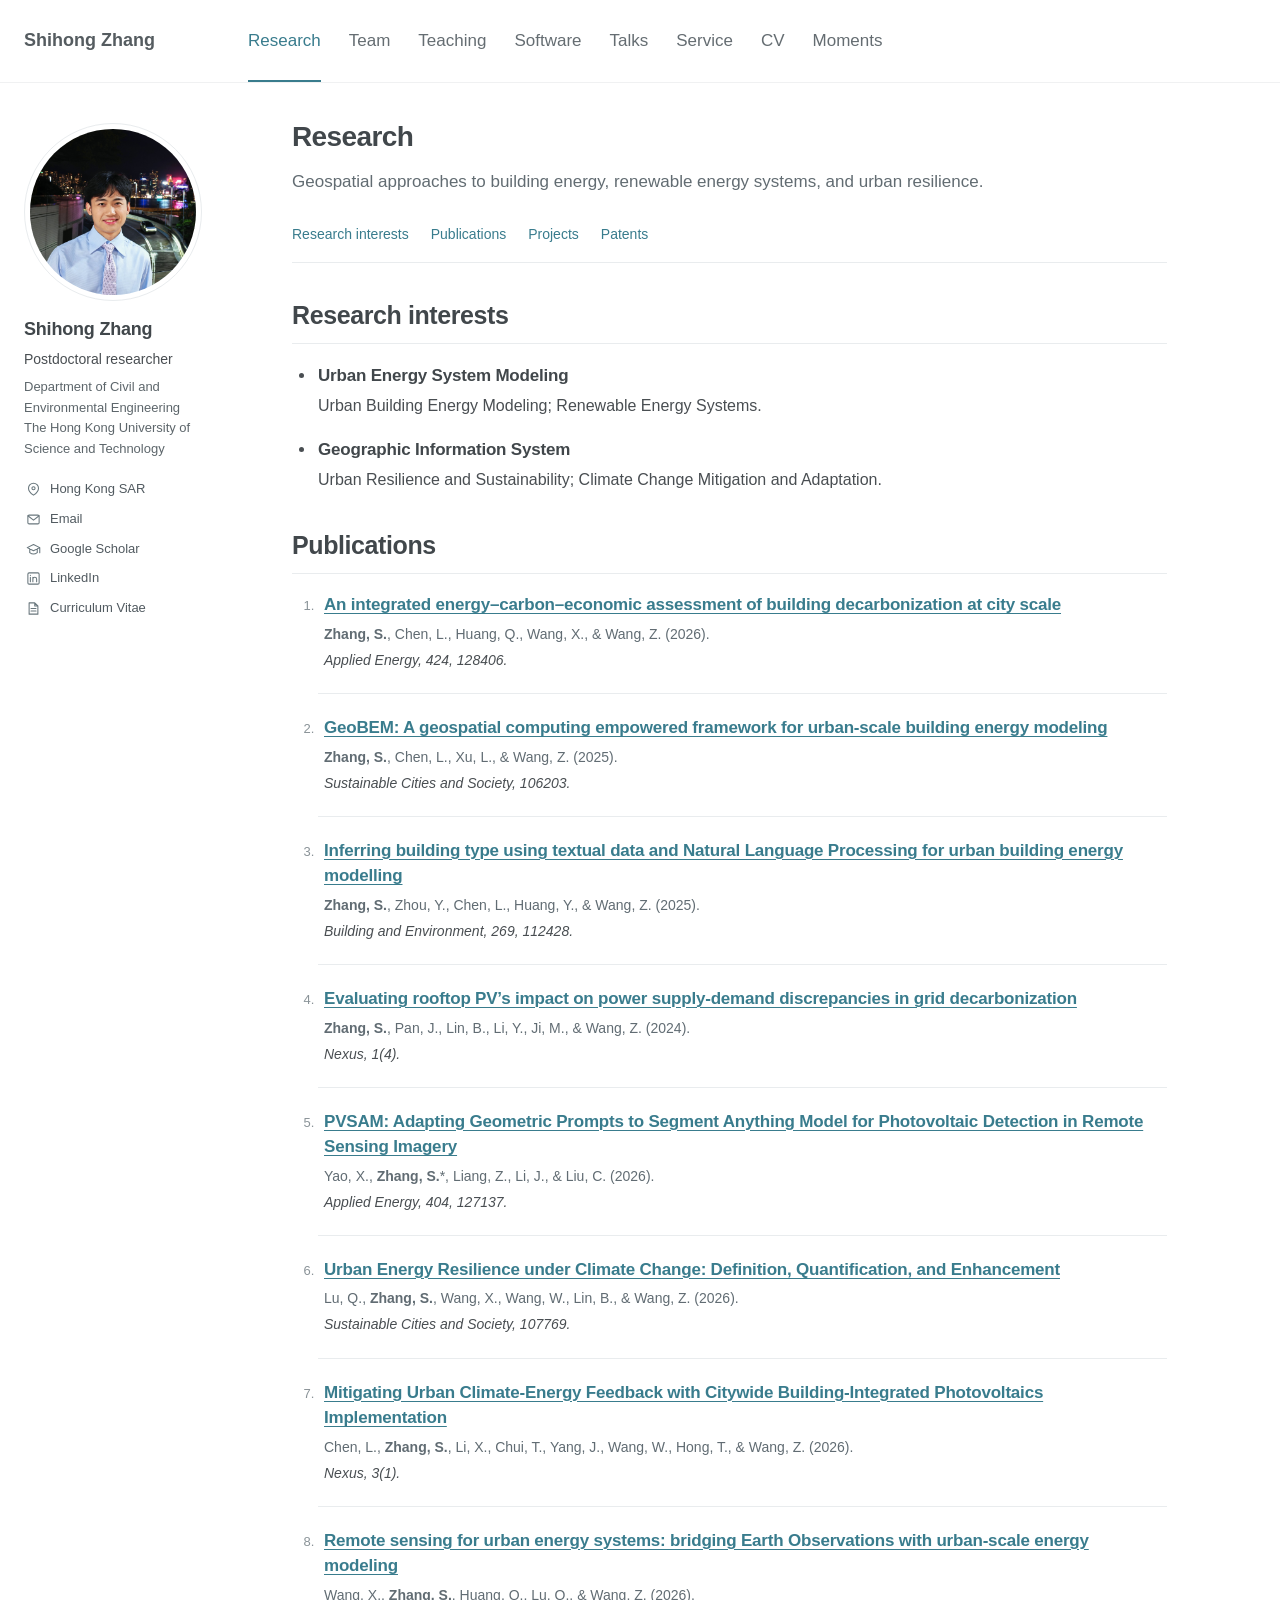
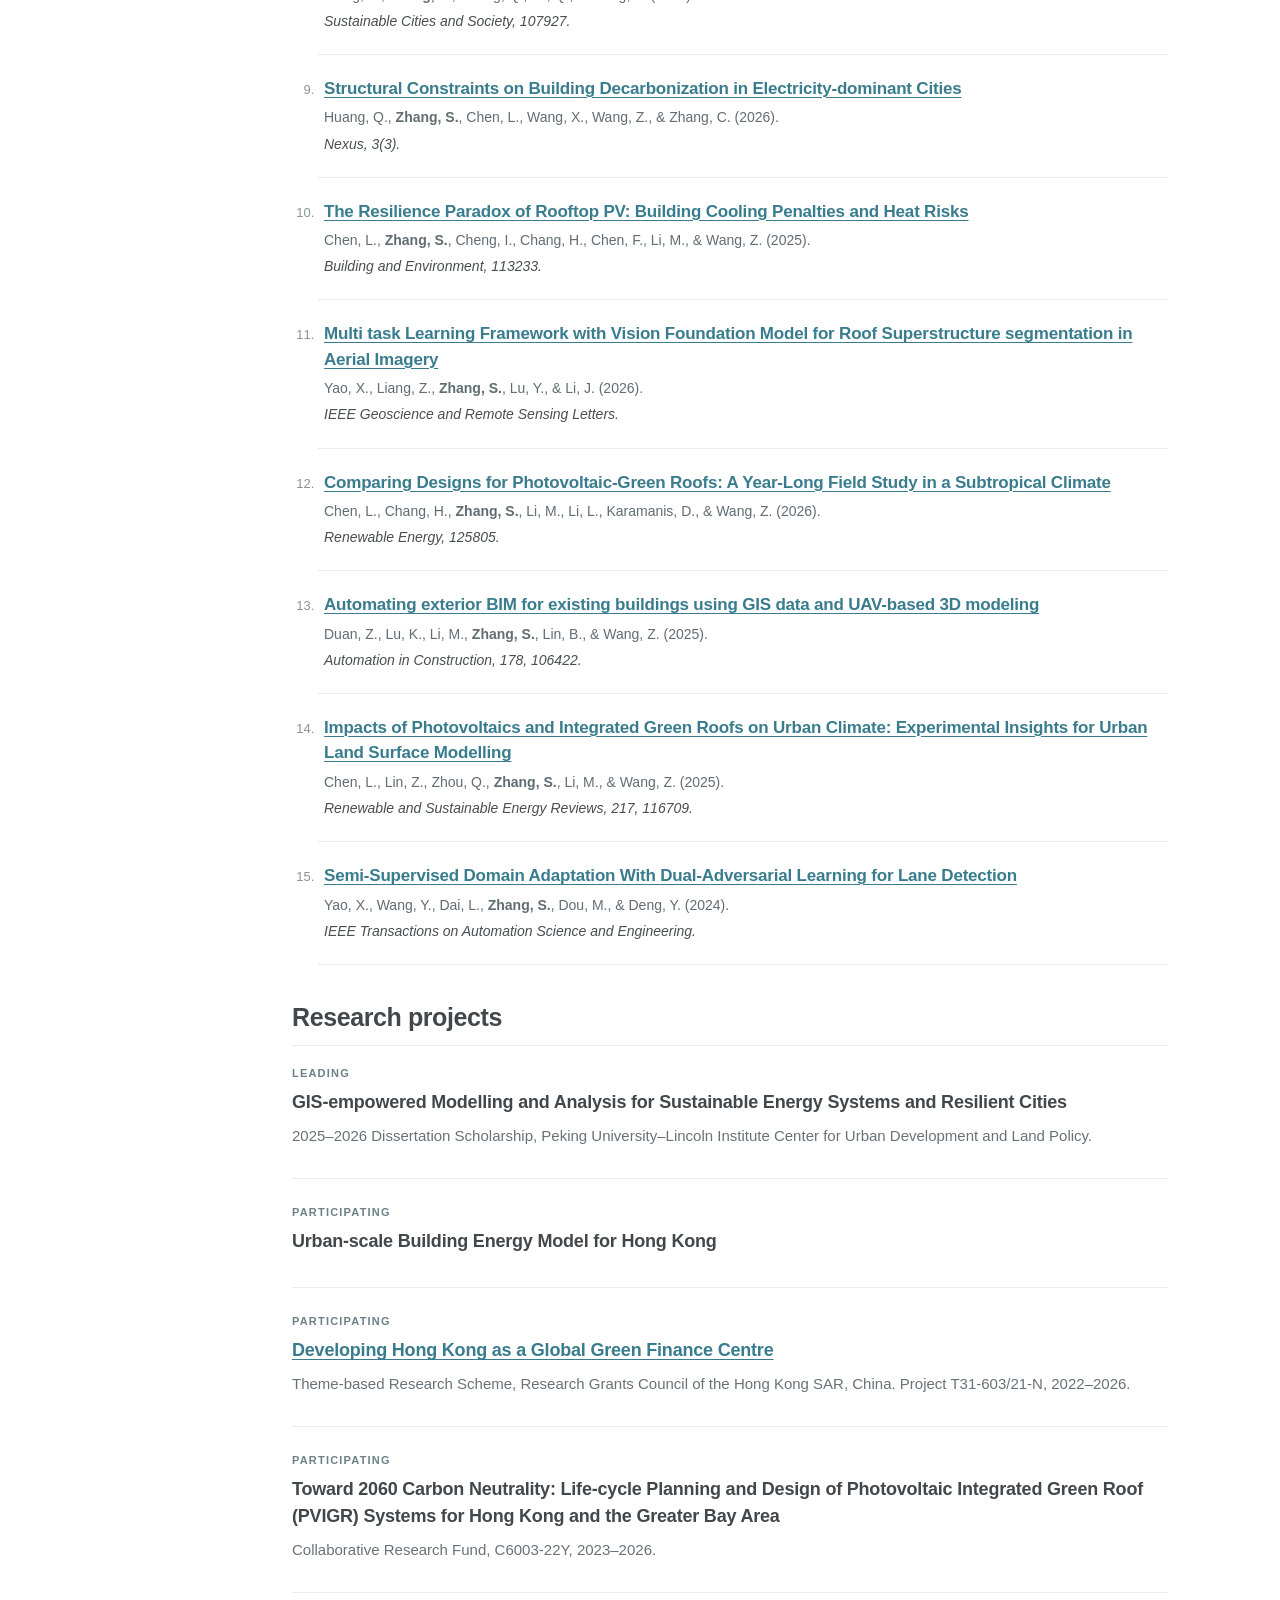
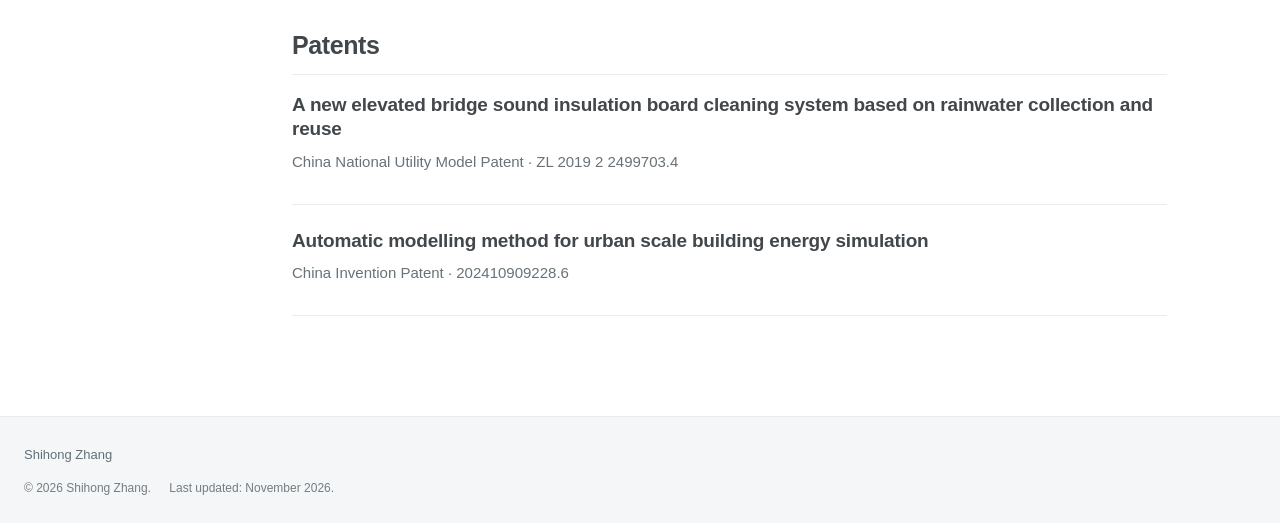
<file: research.html>
<!doctype html>
<html lang="en">
<head>
  <meta charset="utf-8">
  <meta name="viewport" content="width=device-width, initial-scale=1">
  <meta name="description" content="Shihong Zhang is a postdoctoral researcher at HKUST working on Urban Energy System Modeling and Geographic Information System.">
  <meta name="author" content="Shihong Zhang">
  <meta name="theme-color" content="#ffffff">
  <meta property="og:title" content="Research — Shihong Zhang">
  <meta property="og:description" content="Shihong Zhang is a postdoctoral researcher at HKUST working on Urban Energy System Modeling and Geographic Information System.">
  <meta property="og:type" content="website">
  <title>Research — Shihong Zhang</title>
  <link rel="icon" href="assets/images/favicon.svg" type="image/svg+xml">
  <link rel="stylesheet" href="assets/css/style.css?v=20261115-team-mobile">
  <script src="assets/js/main.js" defer></script>
</head>
<body>
  <a class="skip-link" href="#main">Skip to content</a>
  <header class="masthead">
    <div class="masthead-inner">
      <a class="site-title" href="index.html" >Shihong Zhang</a>
      <button class="menu-toggle" type="button" aria-expanded="false" aria-controls="primary-nav" hidden>
        <span>Menu</span><svg viewBox="0 0 24 24" aria-hidden="true"><path d="M4 6h16M4 12h16M4 18h16"/></svg>
      </button>
      <nav id="primary-nav" class="primary-nav" aria-label="Main navigation"><a href="research.html" aria-current="page">Research</a><a href="team.html">Team</a><a href="teaching.html">Teaching</a><a href="softwares.html">Software</a><a href="talks.html">Talks</a><a href="service.html">Service</a><a href="cv.html">CV</a><a href="moments.html">Moments</a></nav>
    </div>
  </header>
  <div class="site-layout">
    <aside class="author" aria-label="About Shihong Zhang">
      <a class="portrait-link" href="index.html" aria-label="Shihong Zhang home"><img class="portrait" src="assets/images/profile%20photo.jpeg" alt="Shihong Zhang" width="178" height="178"></a>
      <div class="author-info">
        <h2 class="author-name">Shihong Zhang</h2>
        <p class="author-role">Postdoctoral researcher</p>
        <p class="author-affiliation">Department of Civil and Environmental Engineering<br>The Hong Kong University of Science and Technology</p>
        <ul class="author-links"><li class="location-item"><span class="location"><svg class="icon" viewBox="0 0 24 24" aria-hidden="true"><path d="M20 10c0 6-8 11-8 11S4 16 4 10a8 8 0 1 1 16 0Z"/><circle cx="12" cy="10" r="2.5"/></svg>Hong Kong SAR</span></li><li><a href="mailto:szhanger@connect.ust.hk" class=""><svg class="icon" viewBox="0 0 24 24" aria-hidden="true"><rect x="3" y="5" width="18" height="14" rx="2"/><path d="m3 6 9 7 9-7"/></svg>Email</a></li><li><a href="https://scholar.google.com/citations?user=kNA4fkwAAAAJ&amp;hl=en" class="" target="_blank" rel="noopener noreferrer"><svg class="icon" viewBox="0 0 24 24" aria-hidden="true"><path d="m2 9 10-5 10 5-10 5-10-5Zm4 2v6c4 3 8 3 12 0v-6M22 9v8"/></svg>Google Scholar</a></li><li><a href="https://www.linkedin.com/in/shihong-zhang-913426249/" class="" target="_blank" rel="noopener noreferrer"><svg class="icon" viewBox="0 0 24 24" aria-hidden="true"><rect x="3" y="3" width="18" height="18" rx="2"/><path d="M7 10v7M7 7v.01M11 17v-7m0 3c0-4 6-4 6 0v4"/></svg>LinkedIn</a></li><li><a href="cv.html" class=""><svg class="icon" viewBox="0 0 24 24" aria-hidden="true"><path d="M14 3H5v18h14V8l-5-5Zm0 0v5h5M8 12h8M8 16h8"/></svg>Curriculum Vitae</a></li></ul>
      </div>
    </aside>
    <main class="page-content" id="main" tabindex="-1"><h1>Research</h1><p class="lead">Geospatial approaches to building energy, renewable energy systems, and urban resilience.</p><nav class="section-nav" aria-label="Research sections"><a href="#interests">Research interests</a><a href="#publications">Publications</a><a href="#projects">Projects</a><a href="#patents">Patents</a></nav><h2 class="section-title" id="interests">Research interests</h2><ul class="research-themes"><li><h3>Urban Energy System Modeling</h3><p>Urban Building Energy Modeling; Renewable Energy Systems.</p></li><li><h3>Geographic Information System</h3><p>Urban Resilience and Sustainability; Climate Change Mitigation and Adaptation.</p></li></ul><h2 class="section-title" id="publications">Publications</h2><ol class="publication-list"><li class="publication" data-status="published"><h3><a href="https://doi.org/10.1016/j.apenergy.2026.128406" class="" target="_blank" rel="noopener noreferrer">An integrated energy–carbon–economic assessment of building decarbonization at city scale</a></h3><p class="authors"><strong>Zhang, S.</strong>, Chen, L., Huang, Q., Wang, X., &amp; Wang, Z. (2026).</p><p class="venue">Applied Energy, 424, 128406.</p></li><li class="publication" data-status="published"><h3><a href="https://doi.org/10.1016/j.scs.2025.106203" class="" target="_blank" rel="noopener noreferrer">GeoBEM: A geospatial computing empowered framework for urban-scale building energy modeling</a></h3><p class="authors"><strong>Zhang, S.</strong>, Chen, L., Xu, L., &amp; Wang, Z. (2025).</p><p class="venue">Sustainable Cities and Society, 106203.</p></li><li class="publication" data-status="published"><h3><a href="https://doi.org/10.1016/j.buildenv.2024.112428" class="" target="_blank" rel="noopener noreferrer">Inferring building type using textual data and Natural Language Processing for urban building energy modelling</a></h3><p class="authors"><strong>Zhang, S.</strong>, Zhou, Y., Chen, L., Huang, Y., &amp; Wang, Z. (2025).</p><p class="venue">Building and Environment, 269, 112428.</p></li><li class="publication" data-status="published"><h3><a href="https://doi.org/10.1016/j.ynexs.2024.100041" class="" target="_blank" rel="noopener noreferrer">Evaluating rooftop PV’s impact on power supply-demand discrepancies in grid decarbonization</a></h3><p class="authors"><strong>Zhang, S.</strong>, Pan, J., Lin, B., Li, Y., Ji, M., &amp; Wang, Z. (2024).</p><p class="venue">Nexus, 1(4).</p></li><li class="publication" data-status="published"><h3><a href="https://doi.org/10.1016/j.apenergy.2025.127137" class="" target="_blank" rel="noopener noreferrer">PVSAM: Adapting Geometric Prompts to Segment Anything Model for Photovoltaic Detection in Remote Sensing Imagery</a></h3><p class="authors">Yao, X., <strong>Zhang, S.</strong>*, Liang, Z., Li, J., &amp; Liu, C. (2026).</p><p class="venue">Applied Energy, 404, 127137.</p></li><li class="publication" data-status="published"><h3><a href="https://doi.org/10.1016/j.scs.2026.107769" class="" target="_blank" rel="noopener noreferrer">Urban Energy Resilience under Climate Change: Definition, Quantification, and Enhancement</a></h3><p class="authors">Lu, Q., <strong>Zhang, S.</strong>, Wang, X., Wang, W., Lin, B., &amp; Wang, Z. (2026).</p><p class="venue">Sustainable Cities and Society, 107769.</p></li><li class="publication" data-status="published"><h3><a href="https://doi.org/10.1016/j.ynexs.2025.100114" class="" target="_blank" rel="noopener noreferrer">Mitigating Urban Climate-Energy Feedback with Citywide Building-Integrated Photovoltaics Implementation</a></h3><p class="authors">Chen, L., <strong>Zhang, S.</strong>, Li, X., Chui, T., Yang, J., Wang, W., Hong, T., &amp; Wang, Z. (2026).</p><p class="venue">Nexus, 3(1).</p></li><li class="publication" data-status="published"><h3><a href="https://doi.org/10.1016/j.scs.2026.107927" class="" target="_blank" rel="noopener noreferrer">Remote sensing for urban energy systems: bridging Earth Observations with urban-scale energy modeling</a></h3><p class="authors">Wang, X., <strong>Zhang, S.</strong>, Huang, Q., Lu, Q., &amp; Wang, Z. (2026).</p><p class="venue">Sustainable Cities and Society, 107927.</p></li><li class="publication" data-status="published"><h3><a href="https://doi.org/10.1016/j.ynexs.2026.100161" class="" target="_blank" rel="noopener noreferrer">Structural Constraints on Building Decarbonization in Electricity-dominant Cities</a></h3><p class="authors">Huang, Q., <strong>Zhang, S.</strong>, Chen, L., Wang, X., Wang, Z., &amp; Zhang, C. (2026).</p><p class="venue">Nexus, 3(3).</p></li><li class="publication" data-status="published"><h3><a href="https://doi.org/10.1016/j.buildenv.2025.113233" class="" target="_blank" rel="noopener noreferrer">The Resilience Paradox of Rooftop PV: Building Cooling Penalties and Heat Risks</a></h3><p class="authors">Chen, L., <strong>Zhang, S.</strong>, Cheng, I., Chang, H., Chen, F., Li, M., &amp; Wang, Z. (2025).</p><p class="venue">Building and Environment, 113233.</p></li><li class="publication" data-status="published"><h3><a href="https://doi.org/10.1109/LGRS.2026.3704175" class="" target="_blank" rel="noopener noreferrer">Multi task Learning Framework with Vision Foundation Model for Roof Superstructure segmentation in Aerial Imagery</a></h3><p class="authors">Yao, X., Liang, Z., <strong>Zhang, S.</strong>, Lu, Y., &amp; Li, J. (2026).</p><p class="venue">IEEE Geoscience and Remote Sensing Letters.</p></li><li class="publication" data-status="published"><h3><a href="https://doi.org/10.1016/j.renene.2026.125805" class="" target="_blank" rel="noopener noreferrer">Comparing Designs for Photovoltaic-Green Roofs: A Year-Long Field Study in a Subtropical Climate</a></h3><p class="authors">Chen, L., Chang, H., <strong>Zhang, S.</strong>, Li, M., Li, L., Karamanis, D., &amp; Wang, Z. (2026).</p><p class="venue">Renewable Energy, 125805.</p></li><li class="publication" data-status="published"><h3><a href="https://doi.org/10.1016/j.autcon.2025.106422" class="" target="_blank" rel="noopener noreferrer">Automating exterior BIM for existing buildings using GIS data and UAV-based 3D modeling</a></h3><p class="authors">Duan, Z., Lu, K., Li, M., <strong>Zhang, S.</strong>, Lin, B., &amp; Wang, Z. (2025).</p><p class="venue">Automation in Construction, 178, 106422.</p></li><li class="publication" data-status="published"><h3><a href="https://doi.org/10.1016/j.rser.2025.115709" class="" target="_blank" rel="noopener noreferrer">Impacts of Photovoltaics and Integrated Green Roofs on Urban Climate: Experimental Insights for Urban Land Surface Modelling</a></h3><p class="authors">Chen, L., Lin, Z., Zhou, Q., <strong>Zhang, S.</strong>, Li, M., &amp; Wang, Z. (2025).</p><p class="venue">Renewable and Sustainable Energy Reviews, 217, 116709.</p></li><li class="publication" data-status="published"><h3><a href="https://doi.org/10.1109/TASE.2024.3451507" class="" target="_blank" rel="noopener noreferrer">Semi-Supervised Domain Adaptation With Dual-Adversarial Learning for Lane Detection</a></h3><p class="authors">Yao, X., Wang, Y., Dai, L., <strong>Zhang, S.</strong>, Dou, M., &amp; Deng, Y. (2024).</p><p class="venue">IEEE Transactions on Automation Science and Engineering.</p></li></ol><h2 class="section-title" id="projects">Research projects</h2><article class="project-item"><span class="eyebrow">Leading</span><h3>GIS-empowered Modelling and Analysis for Sustainable Energy Systems and Resilient Cities</h3><p class="muted">2025–2026 Dissertation Scholarship, Peking University–Lincoln Institute Center for Urban Development and Land Policy.</p></article><article class="project-item"><span class="eyebrow">Participating</span><h3>Urban-scale Building Energy Model for Hong Kong</h3></article><article class="project-item"><span class="eyebrow">Participating</span><h3><a href="https://greenfinance.hkust.edu.hk/" class="" target="_blank" rel="noopener noreferrer">Developing Hong Kong as a Global Green Finance Centre</a></h3><p class="muted">Theme-based Research Scheme, Research Grants Council of the Hong Kong SAR, China. Project T31-603/21-N, 2022–2026.</p></article><article class="project-item"><span class="eyebrow">Participating</span><h3>Toward 2060 Carbon Neutrality: Life-cycle Planning and Design of Photovoltaic Integrated Green Roof (PVIGR) Systems for Hong Kong and the Greater Bay Area</h3><p class="muted">Collaborative Research Fund, C6003-22Y, 2023–2026.</p></article><h2 class="section-title" id="patents">Patents</h2><article class="record"><h3>A new elevated bridge sound insulation board cleaning system based on rainwater collection and reuse</h3><p class="muted">China National Utility Model Patent · ZL 2019 2 2499703.4</p></article><article class="record"><h3>Automatic modelling method for urban scale building energy simulation</h3><p class="muted">China Invention Patent · 202410909228.6</p></article></main>
  </div>
  <footer class="site-footer">
    <div class="footer-inner">
      <div class="footer-top"><a href="index.html">Shihong Zhang</a></div>
      <p>© 2026 Shihong Zhang. <span>Last updated: November 2026.</span></p>
    </div>
  </footer>
</body>
</html>
</file>
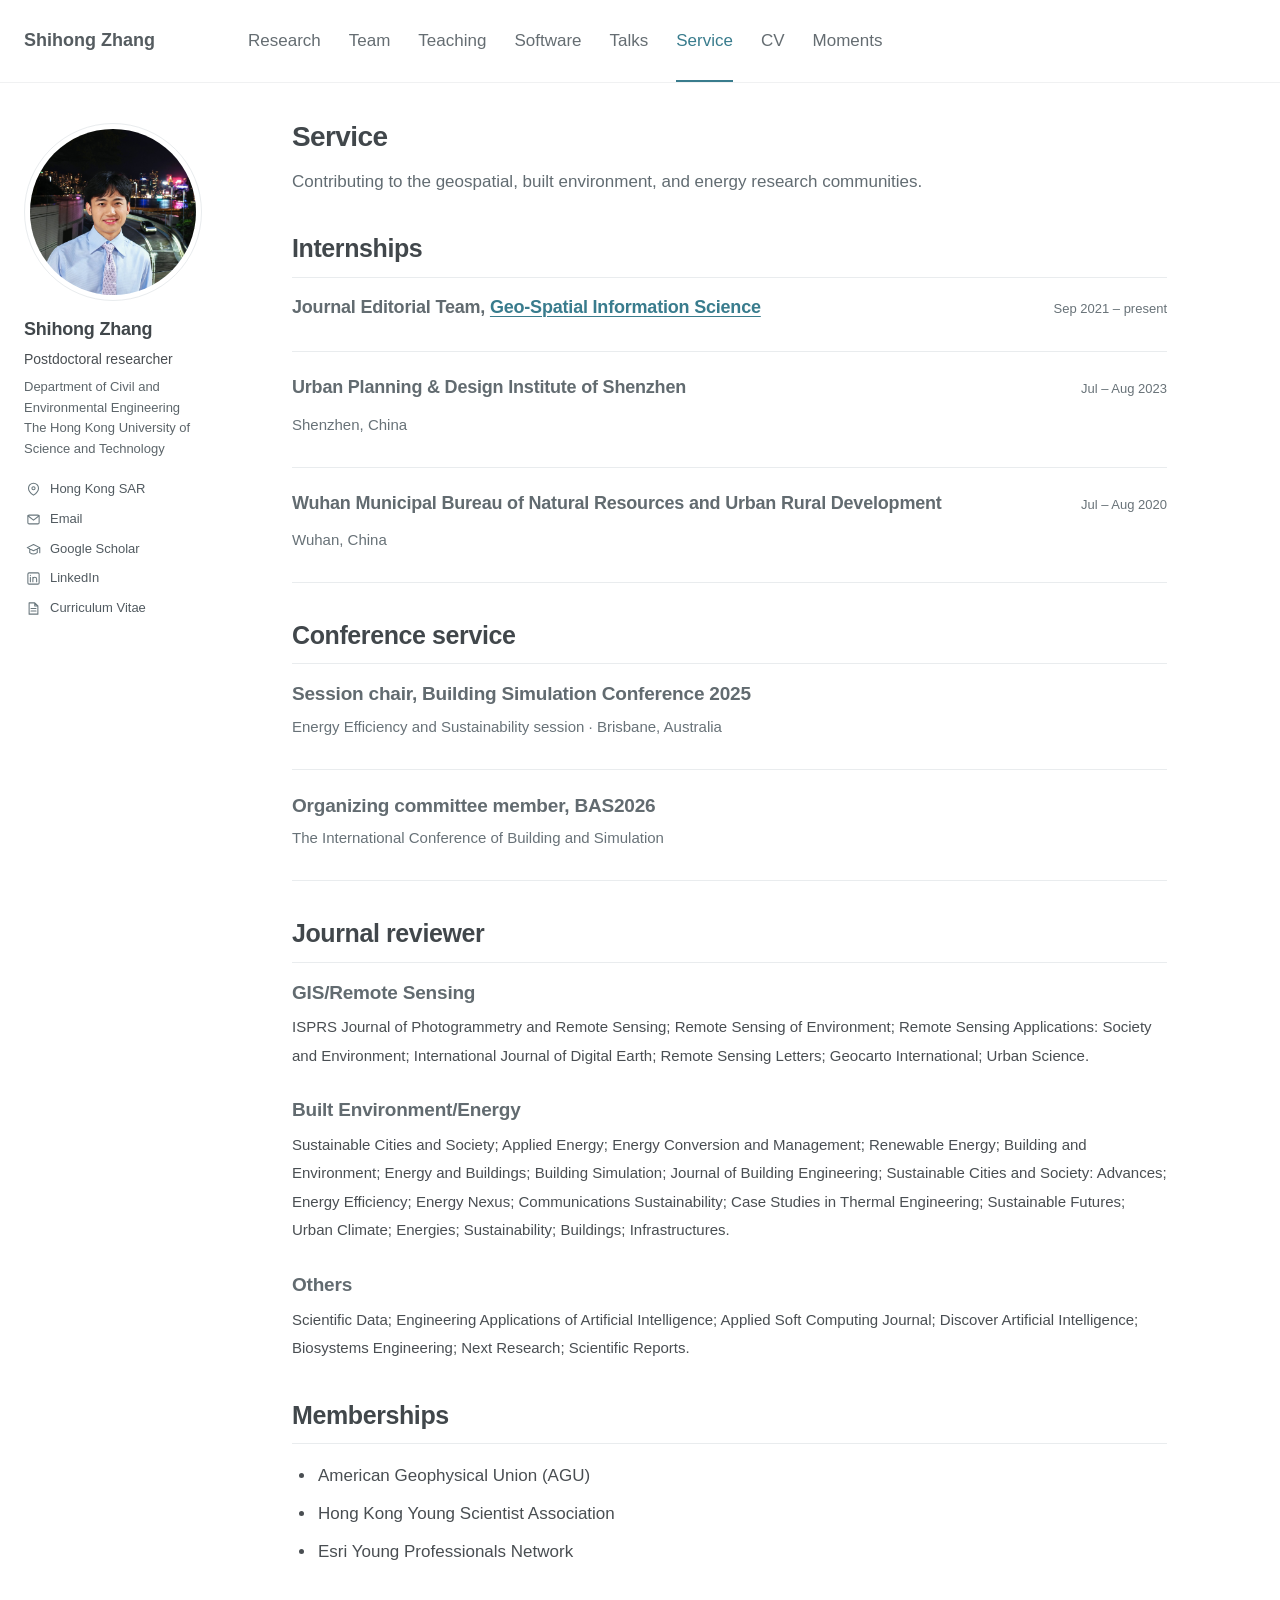
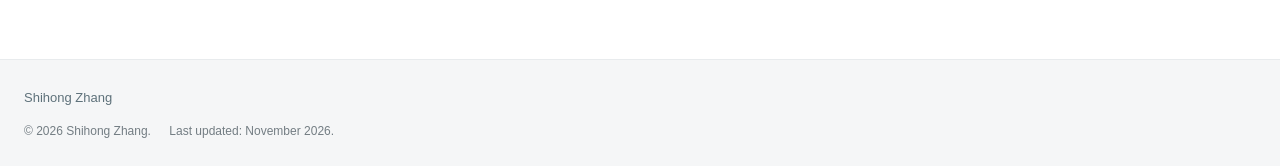
<file: service.html>
<!doctype html>
<html lang="en">
<head>
  <meta charset="utf-8">
  <meta name="viewport" content="width=device-width, initial-scale=1">
  <meta name="description" content="Shihong Zhang is a postdoctoral researcher at HKUST working on Urban Energy System Modeling and Geographic Information System.">
  <meta name="author" content="Shihong Zhang">
  <meta name="theme-color" content="#ffffff">
  <meta property="og:title" content="Service — Shihong Zhang">
  <meta property="og:description" content="Shihong Zhang is a postdoctoral researcher at HKUST working on Urban Energy System Modeling and Geographic Information System.">
  <meta property="og:type" content="website">
  <title>Service — Shihong Zhang</title>
  <link rel="icon" href="assets/images/favicon.svg" type="image/svg+xml">
  <link rel="stylesheet" href="assets/css/style.css?v=20261115-team-mobile">
  <script src="assets/js/main.js" defer></script>
</head>
<body>
  <a class="skip-link" href="#main">Skip to content</a>
  <header class="masthead">
    <div class="masthead-inner">
      <a class="site-title" href="index.html" >Shihong Zhang</a>
      <button class="menu-toggle" type="button" aria-expanded="false" aria-controls="primary-nav" hidden>
        <span>Menu</span><svg viewBox="0 0 24 24" aria-hidden="true"><path d="M4 6h16M4 12h16M4 18h16"/></svg>
      </button>
      <nav id="primary-nav" class="primary-nav" aria-label="Main navigation"><a href="research.html">Research</a><a href="team.html">Team</a><a href="teaching.html">Teaching</a><a href="softwares.html">Software</a><a href="talks.html">Talks</a><a href="service.html" aria-current="page">Service</a><a href="cv.html">CV</a><a href="moments.html">Moments</a></nav>
    </div>
  </header>
  <div class="site-layout">
    <aside class="author" aria-label="About Shihong Zhang">
      <a class="portrait-link" href="index.html" aria-label="Shihong Zhang home"><img class="portrait" src="assets/images/profile%20photo.jpeg" alt="Shihong Zhang" width="178" height="178"></a>
      <div class="author-info">
        <h2 class="author-name">Shihong Zhang</h2>
        <p class="author-role">Postdoctoral researcher</p>
        <p class="author-affiliation">Department of Civil and Environmental Engineering<br>The Hong Kong University of Science and Technology</p>
        <ul class="author-links"><li class="location-item"><span class="location"><svg class="icon" viewBox="0 0 24 24" aria-hidden="true"><path d="M20 10c0 6-8 11-8 11S4 16 4 10a8 8 0 1 1 16 0Z"/><circle cx="12" cy="10" r="2.5"/></svg>Hong Kong SAR</span></li><li><a href="mailto:szhanger@connect.ust.hk" class=""><svg class="icon" viewBox="0 0 24 24" aria-hidden="true"><rect x="3" y="5" width="18" height="14" rx="2"/><path d="m3 6 9 7 9-7"/></svg>Email</a></li><li><a href="https://scholar.google.com/citations?user=kNA4fkwAAAAJ&amp;hl=en" class="" target="_blank" rel="noopener noreferrer"><svg class="icon" viewBox="0 0 24 24" aria-hidden="true"><path d="m2 9 10-5 10 5-10 5-10-5Zm4 2v6c4 3 8 3 12 0v-6M22 9v8"/></svg>Google Scholar</a></li><li><a href="https://www.linkedin.com/in/shihong-zhang-913426249/" class="" target="_blank" rel="noopener noreferrer"><svg class="icon" viewBox="0 0 24 24" aria-hidden="true"><rect x="3" y="3" width="18" height="18" rx="2"/><path d="M7 10v7M7 7v.01M11 17v-7m0 3c0-4 6-4 6 0v4"/></svg>LinkedIn</a></li><li><a href="cv.html" class=""><svg class="icon" viewBox="0 0 24 24" aria-hidden="true"><path d="M14 3H5v18h14V8l-5-5Zm0 0v5h5M8 12h8M8 16h8"/></svg>Curriculum Vitae</a></li></ul>
      </div>
    </aside>
    <main class="page-content" id="main" tabindex="-1"><h1>Service</h1><p class="lead">Contributing to the geospatial, built environment, and energy research communities.</p><div class="service-details"><h2 class="section-title" id="internships">Internships</h2><article class="record"><div class="record-header"><h3>Journal Editorial Team, <a href="https://www.tandfonline.com/journals/tgsi20" class="" target="_blank" rel="noopener noreferrer">Geo-Spatial Information Science</a></h3><span class="record-date">Sep 2021 – present</span></div></article><article class="record"><div class="record-header"><h3>Urban Planning &amp; Design Institute of Shenzhen</h3><span class="record-date">Jul – Aug 2023</span></div><p class="muted">Shenzhen, China</p></article><article class="record"><div class="record-header"><h3>Wuhan Municipal Bureau of Natural Resources and Urban Rural Development</h3><span class="record-date">Jul – Aug 2020</span></div><p class="muted">Wuhan, China</p></article><h2 class="section-title" id="conferences">Conference service</h2><article class="record"><h3>Session chair, Building Simulation Conference 2025</h3><p class="muted">Energy Efficiency and Sustainability session · Brisbane, Australia</p></article><article class="record"><h3>Organizing committee member, BAS2026</h3><p class="muted">The International Conference of Building and Simulation</p></article><h2 class="section-title" id="reviewing">Journal reviewer</h2><h3>GIS/Remote Sensing</h3><p class="journal-list">ISPRS Journal of Photogrammetry and Remote Sensing; Remote Sensing of Environment; Remote Sensing Applications: Society and Environment; International Journal of Digital Earth; Remote Sensing Letters; Geocarto International; Urban Science.</p><h3>Built Environment/Energy</h3><p class="journal-list">Sustainable Cities and Society; Applied Energy; Energy Conversion and Management; Renewable Energy; Building and Environment; Energy and Buildings; Building Simulation; Journal of Building Engineering; Sustainable Cities and Society: Advances; Energy Efficiency; Energy Nexus; Communications Sustainability; Case Studies in Thermal Engineering; Sustainable Futures; Urban Climate; Energies; Sustainability; Buildings; Infrastructures.</p><h3>Others</h3><p class="journal-list">Scientific Data; Engineering Applications of Artificial Intelligence; Applied Soft Computing Journal; Discover Artificial Intelligence; Biosystems Engineering; Next Research; Scientific Reports.</p><h2 class="section-title" id="memberships">Memberships</h2><ul><li>American Geophysical Union (AGU)</li><li>Hong Kong Young Scientist Association</li><li>Esri Young Professionals Network</li></ul></div></main>
  </div>
  <footer class="site-footer">
    <div class="footer-inner">
      <div class="footer-top"><a href="index.html">Shihong Zhang</a></div>
      <p>© 2026 Shihong Zhang. <span>Last updated: November 2026.</span></p>
    </div>
  </footer>
</body>
</html>
</file>
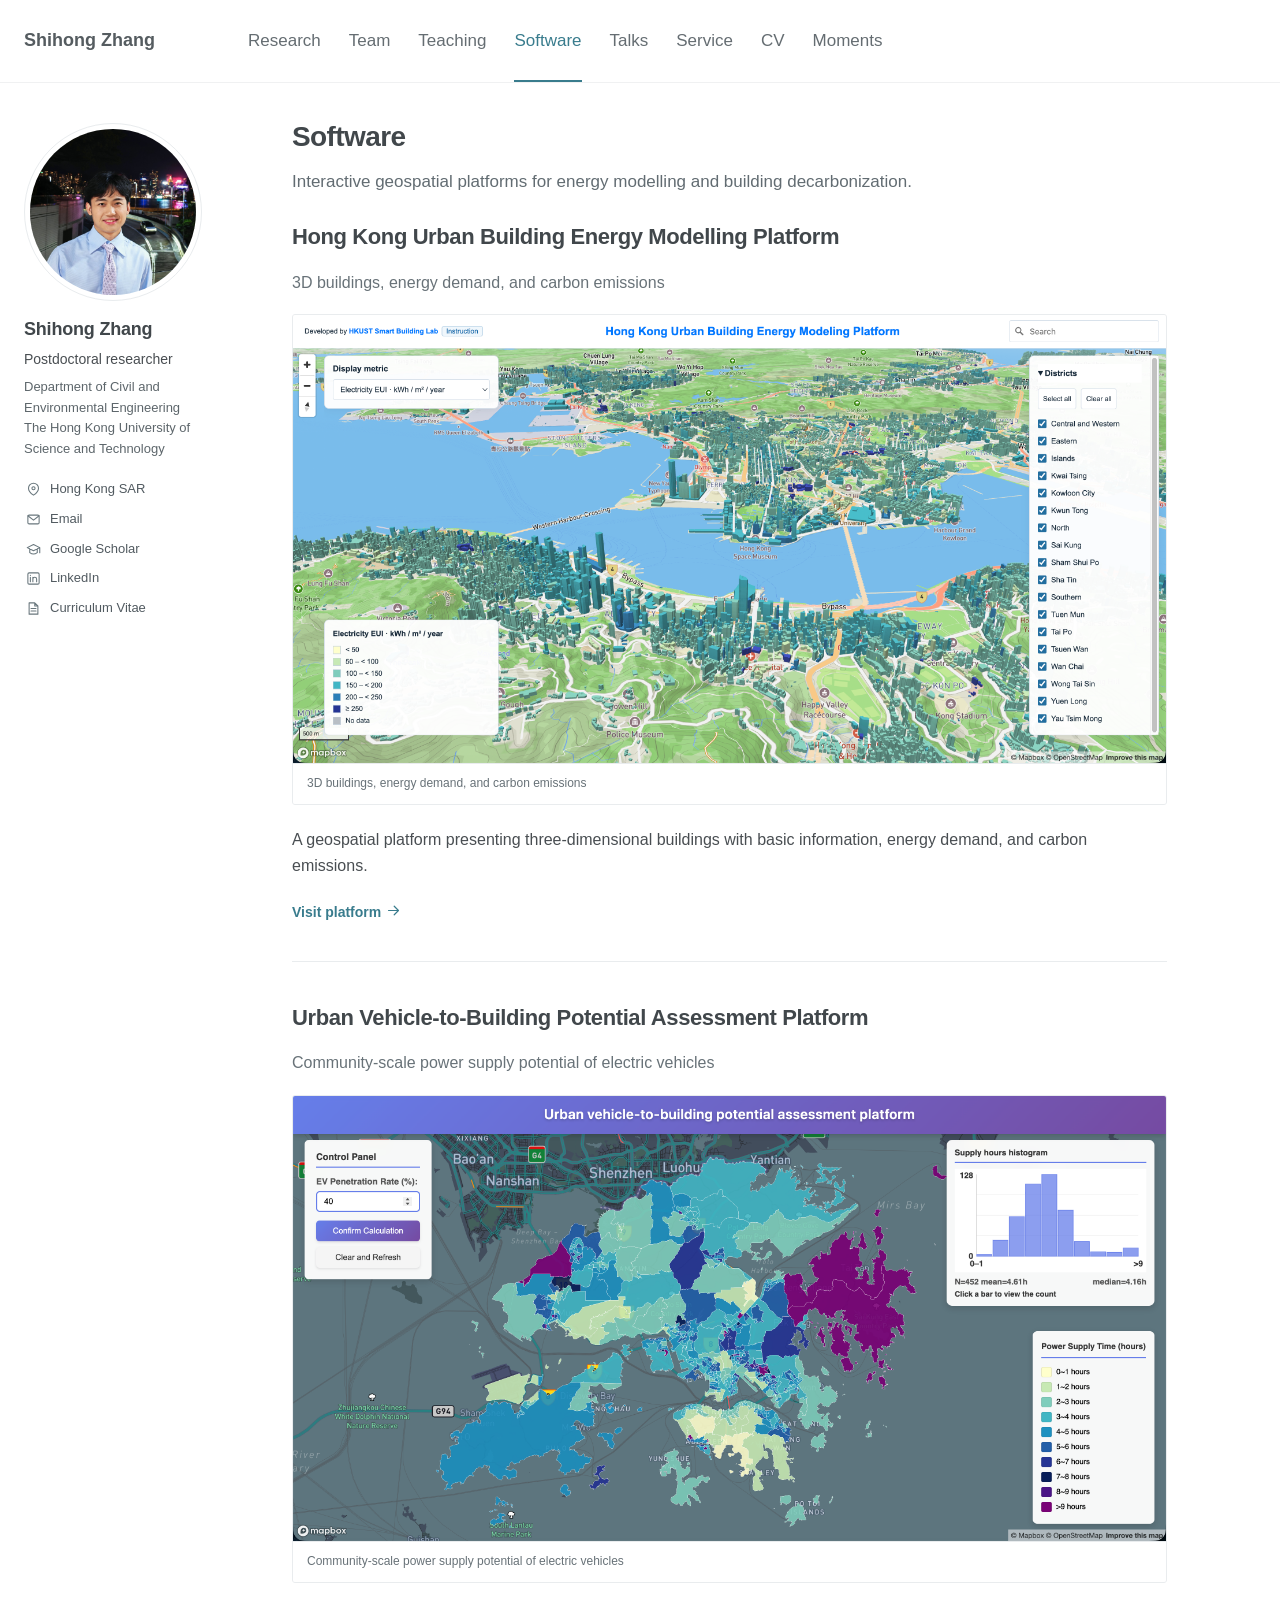
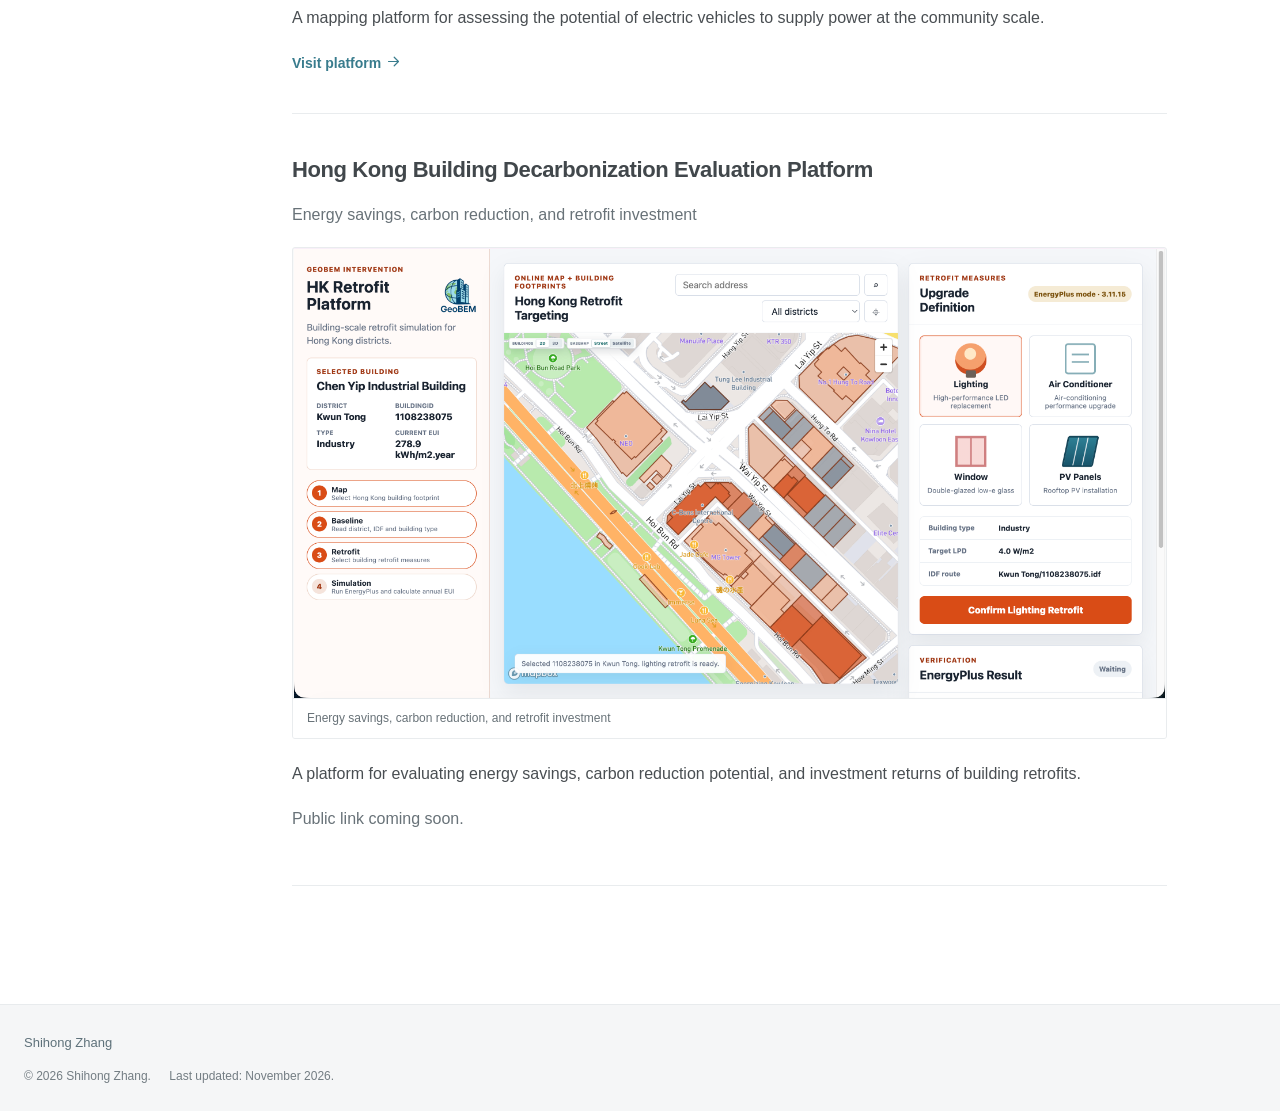
<file: softwares.html>
<!doctype html>
<html lang="en">
<head>
  <meta charset="utf-8">
  <meta name="viewport" content="width=device-width, initial-scale=1">
  <meta name="description" content="Shihong Zhang is a postdoctoral researcher at HKUST working on Urban Energy System Modeling and Geographic Information System.">
  <meta name="author" content="Shihong Zhang">
  <meta name="theme-color" content="#ffffff">
  <meta property="og:title" content="Software — Shihong Zhang">
  <meta property="og:description" content="Shihong Zhang is a postdoctoral researcher at HKUST working on Urban Energy System Modeling and Geographic Information System.">
  <meta property="og:type" content="website">
  <title>Software — Shihong Zhang</title>
  <link rel="icon" href="assets/images/favicon.svg" type="image/svg+xml">
  <link rel="stylesheet" href="assets/css/style.css?v=20261115-team-mobile">
  <script src="assets/js/main.js" defer></script>
</head>
<body>
  <a class="skip-link" href="#main">Skip to content</a>
  <header class="masthead">
    <div class="masthead-inner">
      <a class="site-title" href="index.html" >Shihong Zhang</a>
      <button class="menu-toggle" type="button" aria-expanded="false" aria-controls="primary-nav" hidden>
        <span>Menu</span><svg viewBox="0 0 24 24" aria-hidden="true"><path d="M4 6h16M4 12h16M4 18h16"/></svg>
      </button>
      <nav id="primary-nav" class="primary-nav" aria-label="Main navigation"><a href="research.html">Research</a><a href="team.html">Team</a><a href="teaching.html">Teaching</a><a href="softwares.html" aria-current="page">Software</a><a href="talks.html">Talks</a><a href="service.html">Service</a><a href="cv.html">CV</a><a href="moments.html">Moments</a></nav>
    </div>
  </header>
  <div class="site-layout">
    <aside class="author" aria-label="About Shihong Zhang">
      <a class="portrait-link" href="index.html" aria-label="Shihong Zhang home"><img class="portrait" src="assets/images/profile%20photo.jpeg" alt="Shihong Zhang" width="178" height="178"></a>
      <div class="author-info">
        <h2 class="author-name">Shihong Zhang</h2>
        <p class="author-role">Postdoctoral researcher</p>
        <p class="author-affiliation">Department of Civil and Environmental Engineering<br>The Hong Kong University of Science and Technology</p>
        <ul class="author-links"><li class="location-item"><span class="location"><svg class="icon" viewBox="0 0 24 24" aria-hidden="true"><path d="M20 10c0 6-8 11-8 11S4 16 4 10a8 8 0 1 1 16 0Z"/><circle cx="12" cy="10" r="2.5"/></svg>Hong Kong SAR</span></li><li><a href="mailto:szhanger@connect.ust.hk" class=""><svg class="icon" viewBox="0 0 24 24" aria-hidden="true"><rect x="3" y="5" width="18" height="14" rx="2"/><path d="m3 6 9 7 9-7"/></svg>Email</a></li><li><a href="https://scholar.google.com/citations?user=kNA4fkwAAAAJ&amp;hl=en" class="" target="_blank" rel="noopener noreferrer"><svg class="icon" viewBox="0 0 24 24" aria-hidden="true"><path d="m2 9 10-5 10 5-10 5-10-5Zm4 2v6c4 3 8 3 12 0v-6M22 9v8"/></svg>Google Scholar</a></li><li><a href="https://www.linkedin.com/in/shihong-zhang-913426249/" class="" target="_blank" rel="noopener noreferrer"><svg class="icon" viewBox="0 0 24 24" aria-hidden="true"><rect x="3" y="3" width="18" height="18" rx="2"/><path d="M7 10v7M7 7v.01M11 17v-7m0 3c0-4 6-4 6 0v4"/></svg>LinkedIn</a></li><li><a href="cv.html" class=""><svg class="icon" viewBox="0 0 24 24" aria-hidden="true"><path d="M14 3H5v18h14V8l-5-5Zm0 0v5h5M8 12h8M8 16h8"/></svg>Curriculum Vitae</a></li></ul>
      </div>
    </aside>
    <main class="page-content" id="main" tabindex="-1"><h1>Software</h1><p class="lead">Interactive geospatial platforms for energy modelling and building decarbonization.</p><article class="platform" id="platform-1"><h2>Hong Kong Urban Building Energy Modelling Platform</h2><p class="muted">3D buildings, energy demand, and carbon emissions</p><figure><img src="assets/images/urban-energy.png" alt="Hong Kong urban building energy platform showing a three-dimensional city map with energy-use indicators." loading="lazy"><figcaption>3D buildings, energy demand, and carbon emissions</figcaption></figure><p>A geospatial platform presenting three-dimensional buildings with basic information, energy demand, and carbon emissions.</p><a href="http://cez027.ce.ust.hk/HongKongUrbanEnergy/UrbanEnergy.html" class="text-link" target="_blank" rel="noopener noreferrer">Visit platform <svg class="icon" viewBox="0 0 24 24" aria-hidden="true"><path d="M5 12h14m-6-6 6 6-6 6"/></svg></a></article><article class="platform" id="platform-2"><h2>Urban Vehicle-to-Building Potential Assessment Platform</h2><p class="muted">Community-scale power supply potential of electric vehicles</p><figure><img src="assets/images/vehicle-to-building.png" alt="Two city maps comparing community energy supply potential at different electric vehicle penetration rates." loading="lazy"><figcaption>Community-scale power supply potential of electric vehicles</figcaption></figure><p>A mapping platform for assessing the potential of electric vehicles to supply power at the community scale.</p><a href="http://cez027.ce.ust.hk/V2B/V2B.html" class="text-link" target="_blank" rel="noopener noreferrer">Visit platform <svg class="icon" viewBox="0 0 24 24" aria-hidden="true"><path d="M5 12h14m-6-6 6 6-6 6"/></svg></a></article><article class="platform" id="platform-3"><h2>Hong Kong Building Decarbonization Evaluation Platform</h2><p class="muted">Energy savings, carbon reduction, and retrofit investment</p><figure><img src="assets/images/building-retrofit.png" alt="Hong Kong building retrofit platform displaying a building map, upgrade options, and simulation results." loading="lazy"><figcaption>Energy savings, carbon reduction, and retrofit investment</figcaption></figure><p>A platform for evaluating energy savings, carbon reduction potential, and investment returns of building retrofits.</p><p class="small-note">Public link coming soon.</p></article></main>
  </div>
  <footer class="site-footer">
    <div class="footer-inner">
      <div class="footer-top"><a href="index.html">Shihong Zhang</a></div>
      <p>© 2026 Shihong Zhang. <span>Last updated: November 2026.</span></p>
    </div>
  </footer>
</body>
</html>
</file>
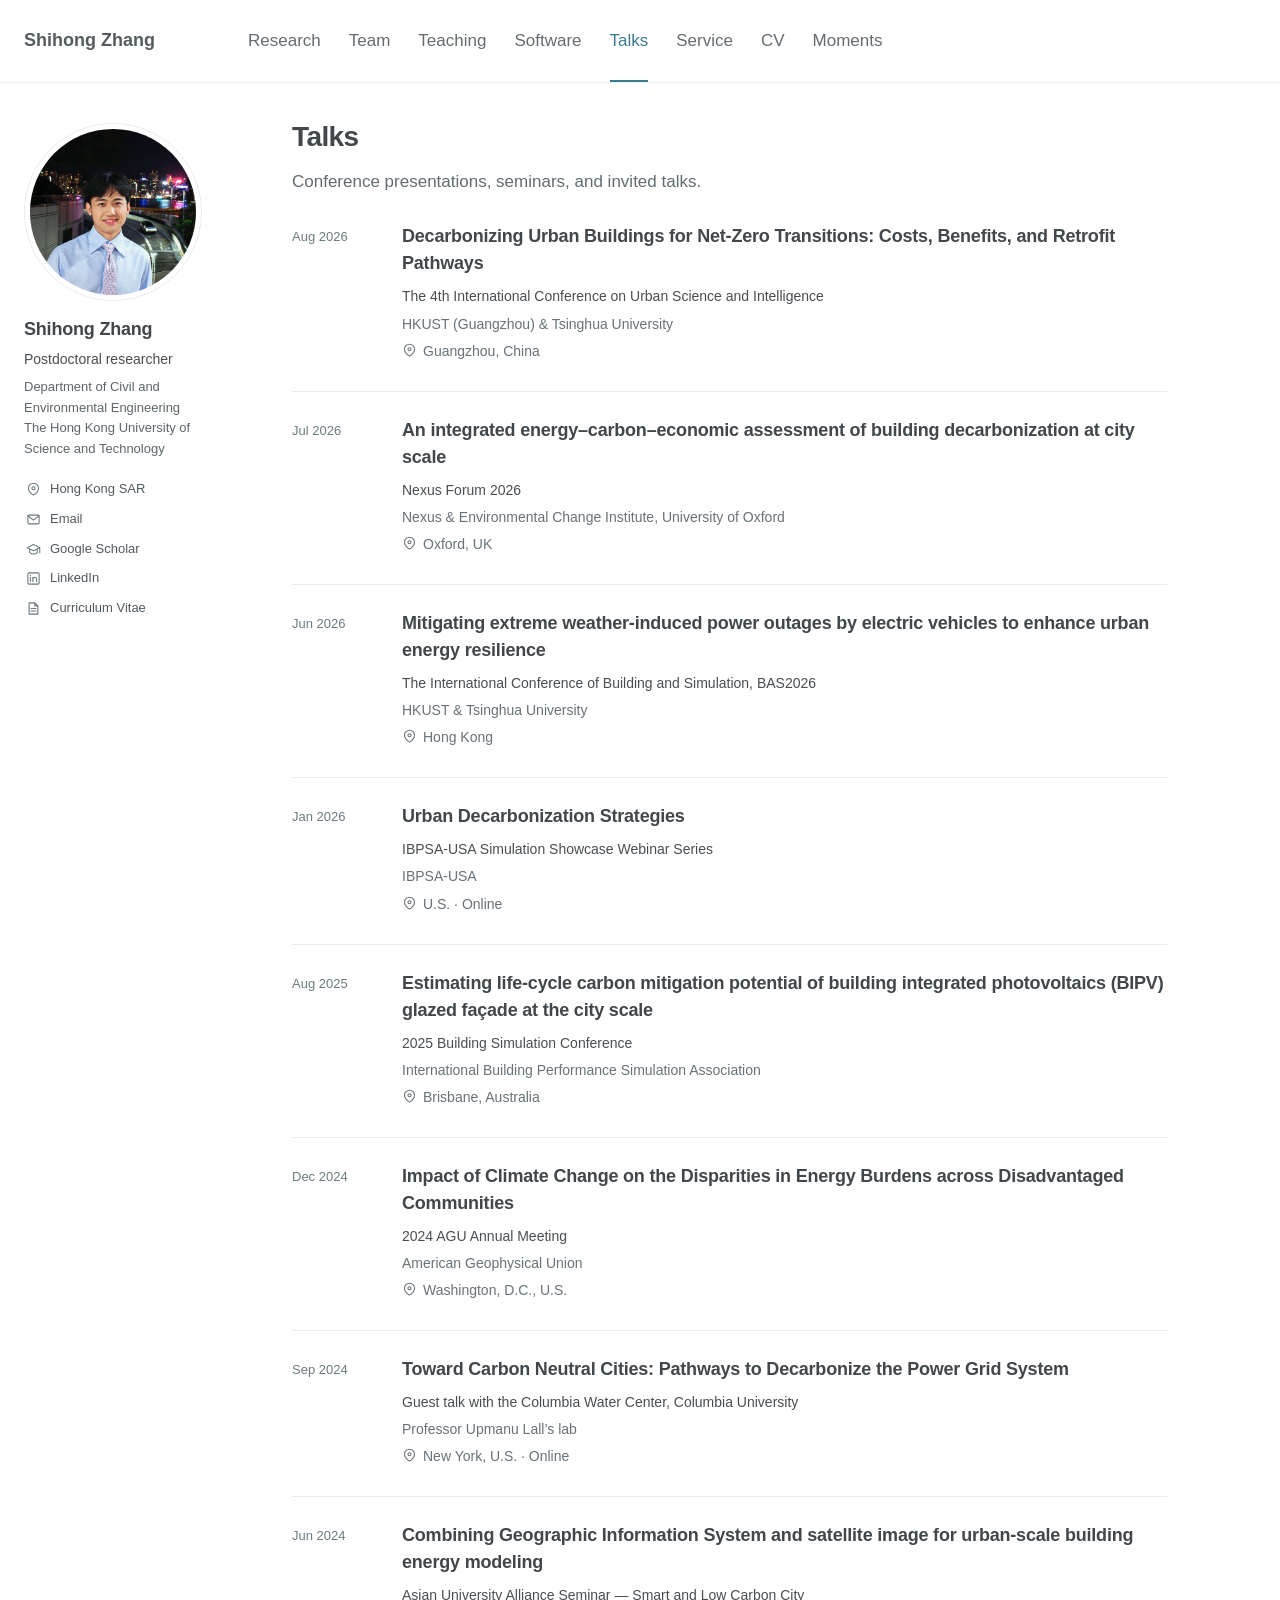
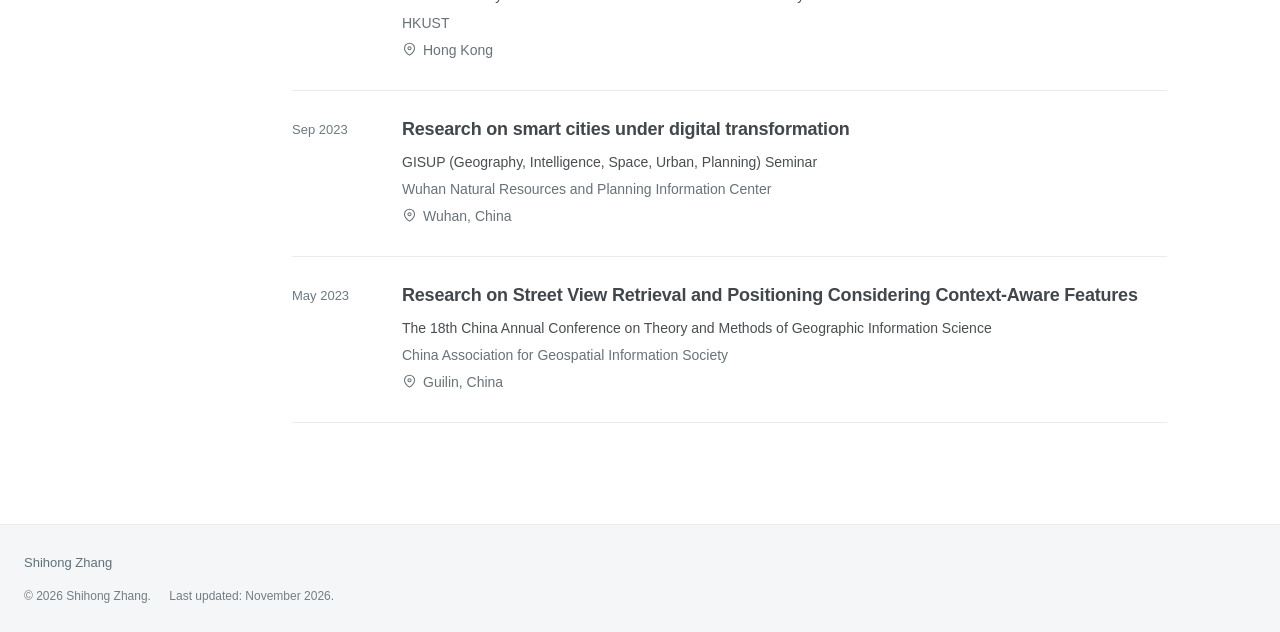
<file: talks.html>
<!doctype html>
<html lang="en">
<head>
  <meta charset="utf-8">
  <meta name="viewport" content="width=device-width, initial-scale=1">
  <meta name="description" content="Shihong Zhang is a postdoctoral researcher at HKUST working on Urban Energy System Modeling and Geographic Information System.">
  <meta name="author" content="Shihong Zhang">
  <meta name="theme-color" content="#ffffff">
  <meta property="og:title" content="Talks — Shihong Zhang">
  <meta property="og:description" content="Shihong Zhang is a postdoctoral researcher at HKUST working on Urban Energy System Modeling and Geographic Information System.">
  <meta property="og:type" content="website">
  <title>Talks — Shihong Zhang</title>
  <link rel="icon" href="assets/images/favicon.svg" type="image/svg+xml">
  <link rel="stylesheet" href="assets/css/style.css?v=20261115-team-mobile">
  <script src="assets/js/main.js" defer></script>
</head>
<body>
  <a class="skip-link" href="#main">Skip to content</a>
  <header class="masthead">
    <div class="masthead-inner">
      <a class="site-title" href="index.html" >Shihong Zhang</a>
      <button class="menu-toggle" type="button" aria-expanded="false" aria-controls="primary-nav" hidden>
        <span>Menu</span><svg viewBox="0 0 24 24" aria-hidden="true"><path d="M4 6h16M4 12h16M4 18h16"/></svg>
      </button>
      <nav id="primary-nav" class="primary-nav" aria-label="Main navigation"><a href="research.html">Research</a><a href="team.html">Team</a><a href="teaching.html">Teaching</a><a href="softwares.html">Software</a><a href="talks.html" aria-current="page">Talks</a><a href="service.html">Service</a><a href="cv.html">CV</a><a href="moments.html">Moments</a></nav>
    </div>
  </header>
  <div class="site-layout">
    <aside class="author" aria-label="About Shihong Zhang">
      <a class="portrait-link" href="index.html" aria-label="Shihong Zhang home"><img class="portrait" src="assets/images/profile%20photo.jpeg" alt="Shihong Zhang" width="178" height="178"></a>
      <div class="author-info">
        <h2 class="author-name">Shihong Zhang</h2>
        <p class="author-role">Postdoctoral researcher</p>
        <p class="author-affiliation">Department of Civil and Environmental Engineering<br>The Hong Kong University of Science and Technology</p>
        <ul class="author-links"><li class="location-item"><span class="location"><svg class="icon" viewBox="0 0 24 24" aria-hidden="true"><path d="M20 10c0 6-8 11-8 11S4 16 4 10a8 8 0 1 1 16 0Z"/><circle cx="12" cy="10" r="2.5"/></svg>Hong Kong SAR</span></li><li><a href="mailto:szhanger@connect.ust.hk" class=""><svg class="icon" viewBox="0 0 24 24" aria-hidden="true"><rect x="3" y="5" width="18" height="14" rx="2"/><path d="m3 6 9 7 9-7"/></svg>Email</a></li><li><a href="https://scholar.google.com/citations?user=kNA4fkwAAAAJ&amp;hl=en" class="" target="_blank" rel="noopener noreferrer"><svg class="icon" viewBox="0 0 24 24" aria-hidden="true"><path d="m2 9 10-5 10 5-10 5-10-5Zm4 2v6c4 3 8 3 12 0v-6M22 9v8"/></svg>Google Scholar</a></li><li><a href="https://www.linkedin.com/in/shihong-zhang-913426249/" class="" target="_blank" rel="noopener noreferrer"><svg class="icon" viewBox="0 0 24 24" aria-hidden="true"><rect x="3" y="3" width="18" height="18" rx="2"/><path d="M7 10v7M7 7v.01M11 17v-7m0 3c0-4 6-4 6 0v4"/></svg>LinkedIn</a></li><li><a href="cv.html" class=""><svg class="icon" viewBox="0 0 24 24" aria-hidden="true"><path d="M14 3H5v18h14V8l-5-5Zm0 0v5h5M8 12h8M8 16h8"/></svg>Curriculum Vitae</a></li></ul>
      </div>
    </aside>
    <main class="page-content" id="main" tabindex="-1"><h1>Talks</h1><p class="lead">Conference presentations, seminars, and invited talks.</p><article class="talk"><div class="talk-date">Aug 2026</div><div><h3>Decarbonizing Urban Buildings for Net-Zero Transitions: Costs, Benefits, and Retrofit Pathways</h3><p>The 4th International Conference on Urban Science and Intelligence</p><p class="muted">HKUST (Guangzhou) &amp; Tsinghua University</p><p class="muted talk-location"><svg class="icon" viewBox="0 0 24 24" aria-hidden="true"><path d="M20 10c0 6-8 11-8 11S4 16 4 10a8 8 0 1 1 16 0Z"/><circle cx="12" cy="10" r="2.5"/></svg><span>Guangzhou, China</span></p></div></article><article class="talk"><div class="talk-date">Jul 2026</div><div><h3>An integrated energy–carbon–economic assessment of building decarbonization at city scale</h3><p>Nexus Forum 2026</p><p class="muted">Nexus &amp; Environmental Change Institute, University of Oxford</p><p class="muted talk-location"><svg class="icon" viewBox="0 0 24 24" aria-hidden="true"><path d="M20 10c0 6-8 11-8 11S4 16 4 10a8 8 0 1 1 16 0Z"/><circle cx="12" cy="10" r="2.5"/></svg><span>Oxford, UK</span></p></div></article><article class="talk"><div class="talk-date">Jun 2026</div><div><h3>Mitigating extreme weather-induced power outages by electric vehicles to enhance urban energy resilience</h3><p>The International Conference of Building and Simulation, BAS2026</p><p class="muted">HKUST &amp; Tsinghua University</p><p class="muted talk-location"><svg class="icon" viewBox="0 0 24 24" aria-hidden="true"><path d="M20 10c0 6-8 11-8 11S4 16 4 10a8 8 0 1 1 16 0Z"/><circle cx="12" cy="10" r="2.5"/></svg><span>Hong Kong</span></p></div></article><article class="talk"><div class="talk-date">Jan 2026</div><div><h3>Urban Decarbonization Strategies</h3><p>IBPSA-USA Simulation Showcase Webinar Series</p><p class="muted">IBPSA-USA</p><p class="muted talk-location"><svg class="icon" viewBox="0 0 24 24" aria-hidden="true"><path d="M20 10c0 6-8 11-8 11S4 16 4 10a8 8 0 1 1 16 0Z"/><circle cx="12" cy="10" r="2.5"/></svg><span>U.S. · Online</span></p></div></article><article class="talk"><div class="talk-date">Aug 2025</div><div><h3>Estimating life-cycle carbon mitigation potential of building integrated photovoltaics (BIPV) glazed façade at the city scale</h3><p>2025 Building Simulation Conference</p><p class="muted">International Building Performance Simulation Association</p><p class="muted talk-location"><svg class="icon" viewBox="0 0 24 24" aria-hidden="true"><path d="M20 10c0 6-8 11-8 11S4 16 4 10a8 8 0 1 1 16 0Z"/><circle cx="12" cy="10" r="2.5"/></svg><span>Brisbane, Australia</span></p></div></article><article class="talk"><div class="talk-date">Dec 2024</div><div><h3>Impact of Climate Change on the Disparities in Energy Burdens across Disadvantaged Communities</h3><p>2024 AGU Annual Meeting</p><p class="muted">American Geophysical Union</p><p class="muted talk-location"><svg class="icon" viewBox="0 0 24 24" aria-hidden="true"><path d="M20 10c0 6-8 11-8 11S4 16 4 10a8 8 0 1 1 16 0Z"/><circle cx="12" cy="10" r="2.5"/></svg><span>Washington, D.C., U.S.</span></p></div></article><article class="talk"><div class="talk-date">Sep 2024</div><div><h3>Toward Carbon Neutral Cities: Pathways to Decarbonize the Power Grid System</h3><p>Guest talk with the Columbia Water Center, Columbia University</p><p class="muted">Professor Upmanu Lall’s lab</p><p class="muted talk-location"><svg class="icon" viewBox="0 0 24 24" aria-hidden="true"><path d="M20 10c0 6-8 11-8 11S4 16 4 10a8 8 0 1 1 16 0Z"/><circle cx="12" cy="10" r="2.5"/></svg><span>New York, U.S. · Online</span></p></div></article><article class="talk"><div class="talk-date">Jun 2024</div><div><h3>Combining Geographic Information System and satellite image for urban-scale building energy modeling</h3><p>Asian University Alliance Seminar — Smart and Low Carbon City</p><p class="muted">HKUST</p><p class="muted talk-location"><svg class="icon" viewBox="0 0 24 24" aria-hidden="true"><path d="M20 10c0 6-8 11-8 11S4 16 4 10a8 8 0 1 1 16 0Z"/><circle cx="12" cy="10" r="2.5"/></svg><span>Hong Kong</span></p></div></article><article class="talk"><div class="talk-date">Sep 2023</div><div><h3>Research on smart cities under digital transformation</h3><p>GISUP (Geography, Intelligence, Space, Urban, Planning) Seminar</p><p class="muted">Wuhan Natural Resources and Planning Information Center</p><p class="muted talk-location"><svg class="icon" viewBox="0 0 24 24" aria-hidden="true"><path d="M20 10c0 6-8 11-8 11S4 16 4 10a8 8 0 1 1 16 0Z"/><circle cx="12" cy="10" r="2.5"/></svg><span>Wuhan, China</span></p></div></article><article class="talk"><div class="talk-date">May 2023</div><div><h3>Research on Street View Retrieval and Positioning Considering Context-Aware Features</h3><p>The 18th China Annual Conference on Theory and Methods of Geographic Information Science</p><p class="muted">China Association for Geospatial Information Society</p><p class="muted talk-location"><svg class="icon" viewBox="0 0 24 24" aria-hidden="true"><path d="M20 10c0 6-8 11-8 11S4 16 4 10a8 8 0 1 1 16 0Z"/><circle cx="12" cy="10" r="2.5"/></svg><span>Guilin, China</span></p></div></article></main>
  </div>
  <footer class="site-footer">
    <div class="footer-inner">
      <div class="footer-top"><a href="index.html">Shihong Zhang</a></div>
      <p>© 2026 Shihong Zhang. <span>Last updated: November 2026.</span></p>
    </div>
  </footer>
</body>
</html>
</file>
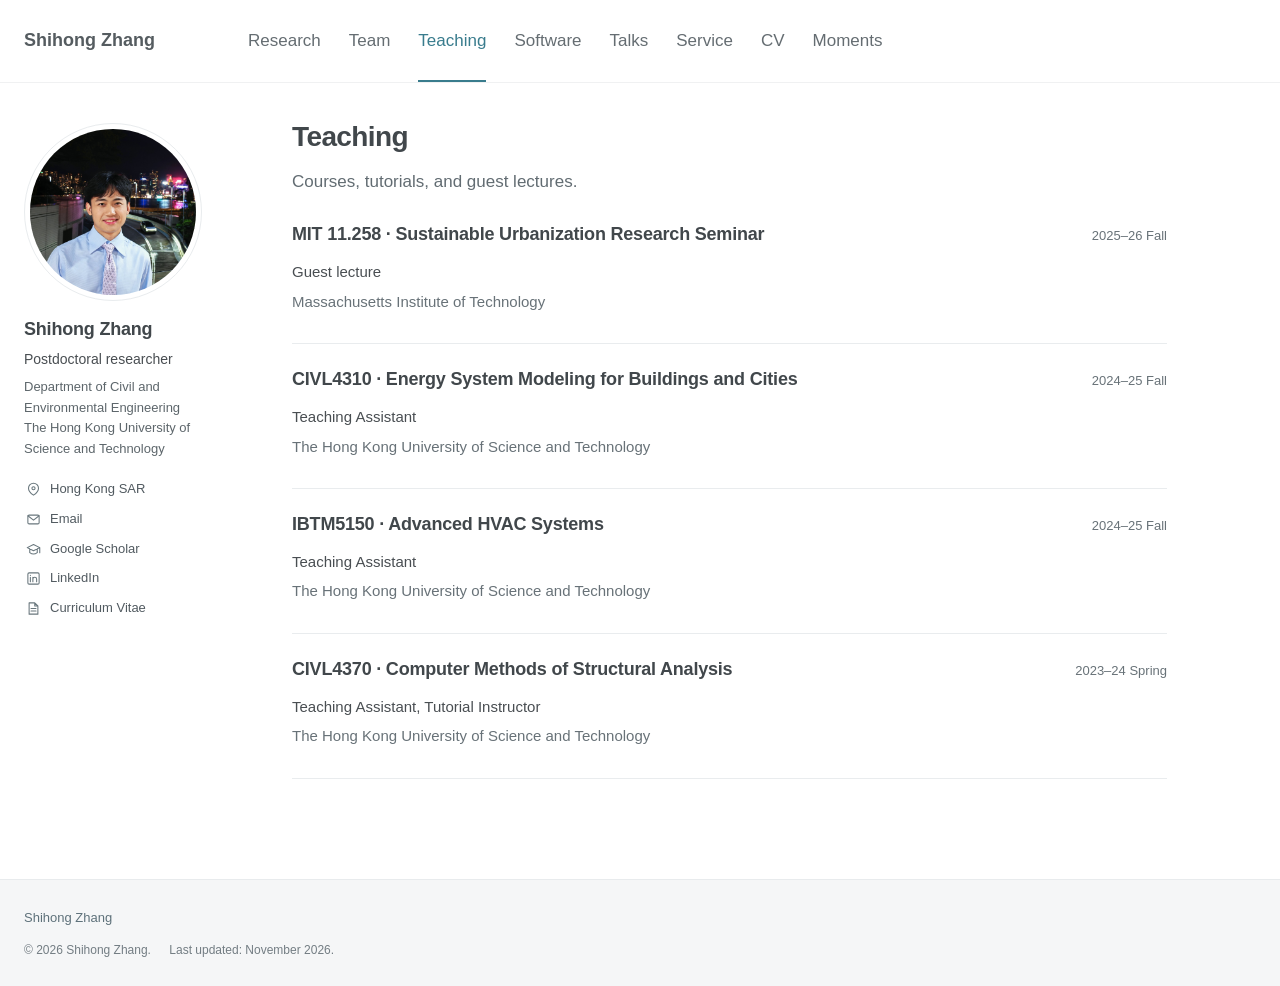
<file: teaching.html>
<!doctype html>
<html lang="en">
<head>
  <meta charset="utf-8">
  <meta name="viewport" content="width=device-width, initial-scale=1">
  <meta name="description" content="Shihong Zhang is a postdoctoral researcher at HKUST working on Urban Energy System Modeling and Geographic Information System.">
  <meta name="author" content="Shihong Zhang">
  <meta name="theme-color" content="#ffffff">
  <meta property="og:title" content="Teaching — Shihong Zhang">
  <meta property="og:description" content="Shihong Zhang is a postdoctoral researcher at HKUST working on Urban Energy System Modeling and Geographic Information System.">
  <meta property="og:type" content="website">
  <title>Teaching — Shihong Zhang</title>
  <link rel="icon" href="assets/images/favicon.svg" type="image/svg+xml">
  <link rel="stylesheet" href="assets/css/style.css?v=20261115-team-mobile">
  <script src="assets/js/main.js" defer></script>
</head>
<body>
  <a class="skip-link" href="#main">Skip to content</a>
  <header class="masthead">
    <div class="masthead-inner">
      <a class="site-title" href="index.html" >Shihong Zhang</a>
      <button class="menu-toggle" type="button" aria-expanded="false" aria-controls="primary-nav" hidden>
        <span>Menu</span><svg viewBox="0 0 24 24" aria-hidden="true"><path d="M4 6h16M4 12h16M4 18h16"/></svg>
      </button>
      <nav id="primary-nav" class="primary-nav" aria-label="Main navigation"><a href="research.html">Research</a><a href="team.html">Team</a><a href="teaching.html" aria-current="page">Teaching</a><a href="softwares.html">Software</a><a href="talks.html">Talks</a><a href="service.html">Service</a><a href="cv.html">CV</a><a href="moments.html">Moments</a></nav>
    </div>
  </header>
  <div class="site-layout">
    <aside class="author" aria-label="About Shihong Zhang">
      <a class="portrait-link" href="index.html" aria-label="Shihong Zhang home"><img class="portrait" src="assets/images/profile%20photo.jpeg" alt="Shihong Zhang" width="178" height="178"></a>
      <div class="author-info">
        <h2 class="author-name">Shihong Zhang</h2>
        <p class="author-role">Postdoctoral researcher</p>
        <p class="author-affiliation">Department of Civil and Environmental Engineering<br>The Hong Kong University of Science and Technology</p>
        <ul class="author-links"><li class="location-item"><span class="location"><svg class="icon" viewBox="0 0 24 24" aria-hidden="true"><path d="M20 10c0 6-8 11-8 11S4 16 4 10a8 8 0 1 1 16 0Z"/><circle cx="12" cy="10" r="2.5"/></svg>Hong Kong SAR</span></li><li><a href="mailto:szhanger@connect.ust.hk" class=""><svg class="icon" viewBox="0 0 24 24" aria-hidden="true"><rect x="3" y="5" width="18" height="14" rx="2"/><path d="m3 6 9 7 9-7"/></svg>Email</a></li><li><a href="https://scholar.google.com/citations?user=kNA4fkwAAAAJ&amp;hl=en" class="" target="_blank" rel="noopener noreferrer"><svg class="icon" viewBox="0 0 24 24" aria-hidden="true"><path d="m2 9 10-5 10 5-10 5-10-5Zm4 2v6c4 3 8 3 12 0v-6M22 9v8"/></svg>Google Scholar</a></li><li><a href="https://www.linkedin.com/in/shihong-zhang-913426249/" class="" target="_blank" rel="noopener noreferrer"><svg class="icon" viewBox="0 0 24 24" aria-hidden="true"><rect x="3" y="3" width="18" height="18" rx="2"/><path d="M7 10v7M7 7v.01M11 17v-7m0 3c0-4 6-4 6 0v4"/></svg>LinkedIn</a></li><li><a href="cv.html" class=""><svg class="icon" viewBox="0 0 24 24" aria-hidden="true"><path d="M14 3H5v18h14V8l-5-5Zm0 0v5h5M8 12h8M8 16h8"/></svg>Curriculum Vitae</a></li></ul>
      </div>
    </aside>
    <main class="page-content" id="main" tabindex="-1"><h1>Teaching</h1><p class="lead">Courses, tutorials, and guest lectures.</p><article class="record"><div class="record-header"><h3>MIT 11.258 · Sustainable Urbanization Research Seminar</h3><span class="record-date">2025–26 Fall</span></div><p>Guest lecture</p><p class="muted">Massachusetts Institute of Technology</p></article><article class="record"><div class="record-header"><h3>CIVL4310 · Energy System Modeling for Buildings and Cities</h3><span class="record-date">2024–25 Fall</span></div><p>Teaching Assistant</p><p class="muted">The Hong Kong University of Science and Technology</p></article><article class="record"><div class="record-header"><h3>IBTM5150 · Advanced HVAC Systems</h3><span class="record-date">2024–25 Fall</span></div><p>Teaching Assistant</p><p class="muted">The Hong Kong University of Science and Technology</p></article><article class="record"><div class="record-header"><h3>CIVL4370 · Computer Methods of Structural Analysis</h3><span class="record-date">2023–24 Spring</span></div><p>Teaching Assistant, Tutorial Instructor</p><p class="muted">The Hong Kong University of Science and Technology</p></article></main>
  </div>
  <footer class="site-footer">
    <div class="footer-inner">
      <div class="footer-top"><a href="index.html">Shihong Zhang</a></div>
      <p>© 2026 Shihong Zhang. <span>Last updated: November 2026.</span></p>
    </div>
  </footer>
</body>
</html>
</file>
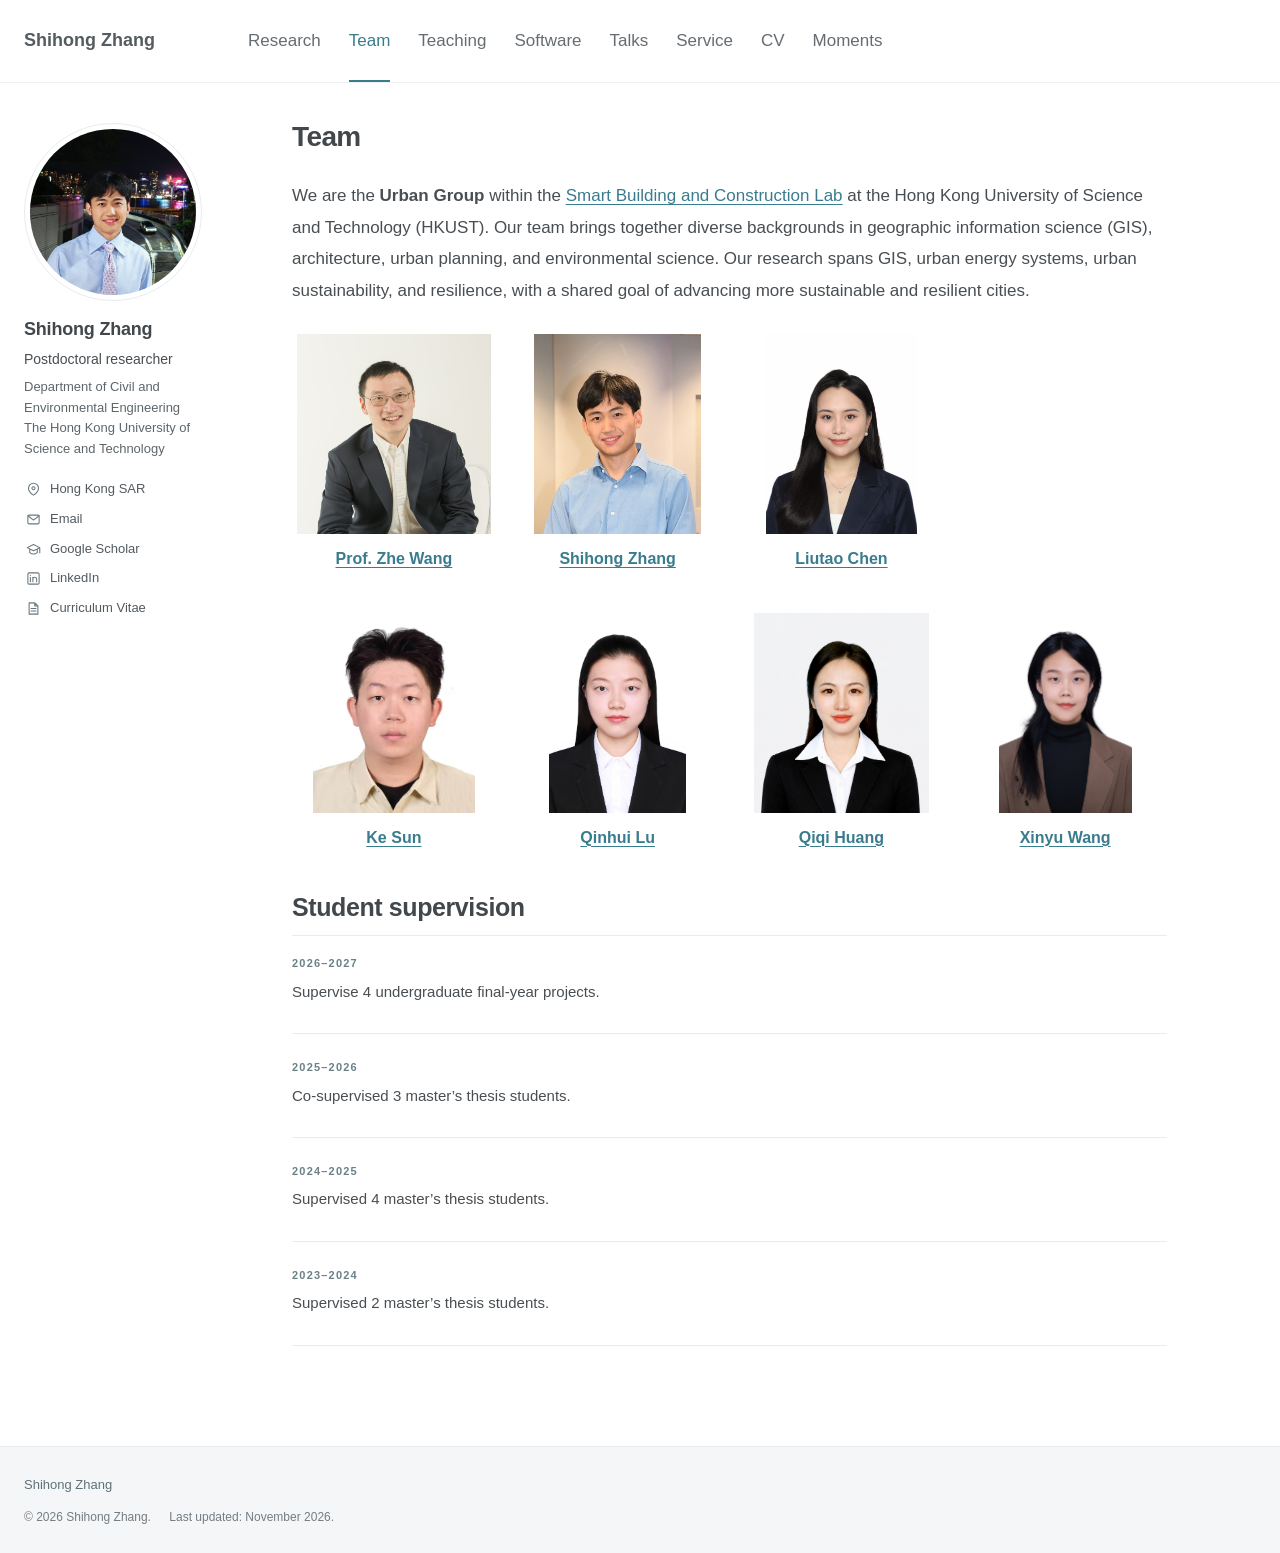
<file: team.html>
<!doctype html>
<html lang="en">
<head>
  <meta charset="utf-8">
  <meta name="viewport" content="width=device-width, initial-scale=1">
  <meta name="description" content="Shihong Zhang is a postdoctoral researcher at HKUST working on Urban Energy System Modeling and Geographic Information System.">
  <meta name="author" content="Shihong Zhang">
  <meta name="theme-color" content="#ffffff">
  <meta property="og:title" content="Team — Shihong Zhang">
  <meta property="og:description" content="Shihong Zhang is a postdoctoral researcher at HKUST working on Urban Energy System Modeling and Geographic Information System.">
  <meta property="og:type" content="website">
  <title>Team — Shihong Zhang</title>
  <link rel="icon" href="assets/images/favicon.svg" type="image/svg+xml">
  <link rel="stylesheet" href="assets/css/style.css?v=20261115-team-mobile">
  <script src="assets/js/main.js" defer></script>
</head>
<body>
  <a class="skip-link" href="#main">Skip to content</a>
  <header class="masthead">
    <div class="masthead-inner">
      <a class="site-title" href="index.html" >Shihong Zhang</a>
      <button class="menu-toggle" type="button" aria-expanded="false" aria-controls="primary-nav" hidden>
        <span>Menu</span><svg viewBox="0 0 24 24" aria-hidden="true"><path d="M4 6h16M4 12h16M4 18h16"/></svg>
      </button>
      <nav id="primary-nav" class="primary-nav" aria-label="Main navigation"><a href="research.html">Research</a><a href="team.html" aria-current="page">Team</a><a href="teaching.html">Teaching</a><a href="softwares.html">Software</a><a href="talks.html">Talks</a><a href="service.html">Service</a><a href="cv.html">CV</a><a href="moments.html">Moments</a></nav>
    </div>
  </header>
  <div class="site-layout">
    <aside class="author" aria-label="About Shihong Zhang">
      <a class="portrait-link" href="index.html" aria-label="Shihong Zhang home"><img class="portrait" src="assets/images/profile%20photo.jpeg" alt="Shihong Zhang" width="178" height="178"></a>
      <div class="author-info">
        <h2 class="author-name">Shihong Zhang</h2>
        <p class="author-role">Postdoctoral researcher</p>
        <p class="author-affiliation">Department of Civil and Environmental Engineering<br>The Hong Kong University of Science and Technology</p>
        <ul class="author-links"><li class="location-item"><span class="location"><svg class="icon" viewBox="0 0 24 24" aria-hidden="true"><path d="M20 10c0 6-8 11-8 11S4 16 4 10a8 8 0 1 1 16 0Z"/><circle cx="12" cy="10" r="2.5"/></svg>Hong Kong SAR</span></li><li><a href="mailto:szhanger@connect.ust.hk" class=""><svg class="icon" viewBox="0 0 24 24" aria-hidden="true"><rect x="3" y="5" width="18" height="14" rx="2"/><path d="m3 6 9 7 9-7"/></svg>Email</a></li><li><a href="https://scholar.google.com/citations?user=kNA4fkwAAAAJ&amp;hl=en" class="" target="_blank" rel="noopener noreferrer"><svg class="icon" viewBox="0 0 24 24" aria-hidden="true"><path d="m2 9 10-5 10 5-10 5-10-5Zm4 2v6c4 3 8 3 12 0v-6M22 9v8"/></svg>Google Scholar</a></li><li><a href="https://www.linkedin.com/in/shihong-zhang-913426249/" class="" target="_blank" rel="noopener noreferrer"><svg class="icon" viewBox="0 0 24 24" aria-hidden="true"><rect x="3" y="3" width="18" height="18" rx="2"/><path d="M7 10v7M7 7v.01M11 17v-7m0 3c0-4 6-4 6 0v4"/></svg>LinkedIn</a></li><li><a href="cv.html" class=""><svg class="icon" viewBox="0 0 24 24" aria-hidden="true"><path d="M14 3H5v18h14V8l-5-5Zm0 0v5h5M8 12h8M8 16h8"/></svg>Curriculum Vitae</a></li></ul>
      </div>
    </aside>
    <main class="page-content" id="main" tabindex="-1"><h1>Team</h1><p class="team-intro">We are the <strong>Urban Group</strong> within the <a href="https://walterzwang.github.io/" class="" target="_blank" rel="noopener noreferrer">Smart Building and Construction Lab</a> at the Hong Kong University of Science and Technology (HKUST). Our team brings together diverse backgrounds in geographic information science (GIS), architecture, urban planning, and environmental science. Our research spans GIS, urban energy systems, urban sustainability, and resilience, with a shared goal of advancing more sustainable and resilient cities.</p><div class="team-members team-members-first"><figure class="team-member"><a href="https://walterzwang.github.io/" class="" target="_blank" rel="noopener noreferrer"><img src="assets/images/Team/Zhe%20Wang.jpg" alt="Prof. Zhe Wang" loading="lazy"></a><figcaption><a href="https://walterzwang.github.io/" class="" target="_blank" rel="noopener noreferrer">Prof. Zhe Wang</a></figcaption></figure><figure class="team-member"><a href="https://www.linkedin.com/in/shihong-zhang-913426249/" class="" target="_blank" rel="noopener noreferrer"><img src="assets/images/Team/Shihong%20Zhang.jpg" alt="Shihong Zhang" loading="lazy"></a><figcaption><a href="https://www.linkedin.com/in/shihong-zhang-913426249/" class="" target="_blank" rel="noopener noreferrer">Shihong Zhang</a></figcaption></figure><figure class="team-member"><a href="https://chenlt326.github.io/" class="" target="_blank" rel="noopener noreferrer"><img src="assets/images/Team/Liutao%20Chen.png" alt="Liutao Chen" loading="lazy"></a><figcaption><a href="https://chenlt326.github.io/" class="" target="_blank" rel="noopener noreferrer">Liutao Chen</a></figcaption></figure></div><div class="team-members"><figure class="team-member"><a href="https://kylesun725.github.io/" class="" target="_blank" rel="noopener noreferrer"><img src="assets/images/Team/Ke%20Sun.jpg" alt="Ke Sun" loading="lazy"></a><figcaption><a href="https://kylesun725.github.io/" class="" target="_blank" rel="noopener noreferrer">Ke Sun</a></figcaption></figure><figure class="team-member"><a href="https://www.linkedin.com/in/qinhui-lu-1146ba406/" class="" target="_blank" rel="noopener noreferrer"><img src="assets/images/Team/Qinhui%20Lu.jpg" alt="Qinhui Lu" loading="lazy"></a><figcaption><a href="https://www.linkedin.com/in/qinhui-lu-1146ba406/" class="" target="_blank" rel="noopener noreferrer">Qinhui Lu</a></figcaption></figure><figure class="team-member"><a href="https://www.linkedin.com/in/tippi-qiqi-huang-7ab871216/" class="" target="_blank" rel="noopener noreferrer"><img src="assets/images/Team/Qiqi%20Huang.png" alt="Qiqi Huang" loading="lazy"></a><figcaption><a href="https://www.linkedin.com/in/tippi-qiqi-huang-7ab871216/" class="" target="_blank" rel="noopener noreferrer">Qiqi Huang</a></figcaption></figure><figure class="team-member"><a href="https://www.linkedin.com/in/xinyu-wang-4b0a14269/" class="" target="_blank" rel="noopener noreferrer"><img src="assets/images/Team/Xinyu%20Wang.jpg" alt="Xinyu Wang" loading="lazy"></a><figcaption><a href="https://www.linkedin.com/in/xinyu-wang-4b0a14269/" class="" target="_blank" rel="noopener noreferrer">Xinyu Wang</a></figcaption></figure></div><h2 class="section-title" id="supervision">Student supervision</h2><article class="record"><span class="eyebrow">2026–2027</span><p>Supervise 4 undergraduate final-year projects.</p></article><article class="record"><span class="eyebrow">2025–2026</span><p>Co-supervised 3 master’s thesis students.</p></article><article class="record"><span class="eyebrow">2024–2025</span><p>Supervised 4 master’s thesis students.</p></article><article class="record"><span class="eyebrow">2023–2024</span><p>Supervised 2 master’s thesis students.</p></article></main>
  </div>
  <footer class="site-footer">
    <div class="footer-inner">
      <div class="footer-top"><a href="index.html">Shihong Zhang</a></div>
      <p>© 2026 Shihong Zhang. <span>Last updated: November 2026.</span></p>
    </div>
  </footer>
</body>
</html>
</file>
<file: assets/css/style.css>
/* Shared layout. Edit these tokens to change the whole site's appearance. */
:root {
  --ink: #494e52;
  --muted: #687278;
  --link: #397c8d;
  --line: #e9ecee;
  --tint: #f4f7f7;
  --max-width: 1280px;
  --sidebar: 225px;
}
* { box-sizing: border-box; }
html { scroll-behavior: smooth; scroll-padding-top: 28px; }
body { margin: 0; background: #fff; color: var(--ink); font: 17px/1.65 -apple-system, BlinkMacSystemFont, "Segoe UI", Arial, sans-serif; -webkit-font-smoothing: antialiased; }
a { color: var(--link); text-decoration-thickness: 1px; text-underline-offset: 3px; }
a:hover { color: #225765; }
button, input { font: inherit; }
button, a, input { -webkit-tap-highlight-color: transparent; }
button { cursor: pointer; }
:focus-visible { outline: 3px solid #39889e; outline-offset: 5px; }
img { display: block; max-width: 100%; height: auto; }
svg.icon { width: 17px; height: 17px; flex: 0 0 17px; vertical-align: -2px; fill: none; stroke: currentColor; stroke-width: 1.7; stroke-linecap: round; stroke-linejoin: round; }
[hidden] { display: none !important; }
.skip-link { position: fixed; left: 14px; top: -80px; z-index: 10; background: #fff; padding: 10px 18px; border: 2px solid var(--link); }
.skip-link:focus { top: 12px; }
.masthead { border-bottom: 1px solid #f0f1f2; }
.masthead-inner { max-width: var(--max-width); min-height: 82px; padding: 0 24px; margin: 0 auto; display: flex; align-items: center; gap: 42px; }
.site-title { min-width: 182px; color: #555c60; font-size: 18px; font-weight: 700; text-decoration: none; white-space: nowrap; }
.primary-nav { display: flex; align-items: center; gap: 28px; flex: 1; }
.primary-nav a { display: inline-flex; position: relative; padding: 27px 0; color: #656d72; text-decoration: none; font-size: 17px; white-space: nowrap; }
.primary-nav a:last-child { margin-left: 0; }
.primary-nav a:hover, .primary-nav a[aria-current="page"] { color: var(--link); }
.primary-nav a[aria-current="page"]::after { content: ""; position: absolute; height: 2px; background: var(--link); bottom: 0; left: 0; right: 0; }
.menu-toggle { border: 1px solid var(--line); background: white; border-radius: 4px; padding: 7px 10px; align-items: center; gap: 9px; color: var(--ink); }
.menu-toggle svg { width: 20px; height: 20px; fill: none; stroke: currentColor; stroke-width: 1.5; }
.site-layout { max-width: var(--max-width); margin: 0 auto; padding: 40px 24px 76px; display: grid; grid-template-columns: var(--sidebar) minmax(0, 1fr); gap: 43px; min-height: calc(100vh - 237px); }
.author { font-size: 13px; line-height: 1.6; align-self: start; }
.portrait-link { display: block; width: 178px; margin-bottom: 17px; text-decoration: none; }
.portrait { width: 178px; height: 178px; border-radius: 50%; border: 1px solid var(--line); padding: 5px; object-fit: cover; }
.portrait-placeholder { display: flex; align-items: center; justify-content: center; background: #edf2f1; box-shadow: inset 0 0 0 5px white; color: #54746f; font-family: Georgia, serif; font-weight: 400; font-size: 62px; letter-spacing: -4px; }
.author-name { font-size: 18px; line-height: 1.3; margin: 0 0 7px; letter-spacing: -.2px; }
.author-role { margin: 0 0 6px; font-size: 14px; }
.author-affiliation { max-width: 210px; margin: 0 0 19px; color: #5d666b; }
.author-links { list-style: none; padding: 0; margin: 0; }
.author-links li { margin: 9px 0; }
.author-links a, .author-links .location { display: flex; align-items: center; gap: 9px; color: #515a60; text-decoration: none; width: fit-content; }
.author-links a:hover { color: var(--link); text-decoration: underline; }
.author-links svg { color: #69777d; width: 15px; height: 15px; flex-basis: 15px; }
.page-content { max-width: 875px; min-width: 0; }
h1, h2, h3, h4 { color: #41474b; line-height: 1.3; }
h1 { margin: -4px 0 25px; font-size: 28px; letter-spacing: -.6px; }
h2 { margin: 36px 0 18px; font-size: 25px; letter-spacing: -.4px; }
h3 { margin: 0 0 8px; font-size: 19px; letter-spacing: -.2px; }
h4 { margin: 0 0 6px; font-size: 17px; }
p { margin: 0 0 18px; }
ul, ol { padding-left: 24px; }
li { padding-left: 2px; margin-bottom: 10px; }
.intro-list { margin-top: 0; padding-left: 23px; }
.intro-list li { margin-bottom: 15px; }
.intro-list strong { font-weight: 650; }
.section-heading { display: flex; align-items: baseline; justify-content: space-between; gap: 16px; margin: 36px 0 18px; }
.section-heading h2 { margin: 0; }
.section-heading a { font-size: 14px; white-space: nowrap; text-decoration: none; }
.news-list { list-style: none; padding: 0; margin: 0; }
.news-list li { display: grid; grid-template-columns: 85px 1fr; gap: 18px; padding: 11px 0; margin: 0; border-bottom: 1px solid var(--line); font-size: 16px; line-height: 1.65; }
.news-list li:last-child { border: 0; }
.news-date { font-size: 13px; color: var(--muted); padding-top: 3px; font-variant-numeric: tabular-nums; white-space: nowrap; }
.news-type { font-weight: 600; color: #745d86; }
.news-type.award { color: #377c84; }
.news-type.education { color: #687449; }
.news-type.funding { color: #487650; }
.interests { display: flex; flex-wrap: wrap; gap: 9px; margin: 22px 0 0; }
.tag { border: 1px solid #e0e7e7; padding: 4px 11px; border-radius: 3px; font-size: 13px; color: #5b747b; }
.lead { color: #626c72; margin-top: -12px; margin-bottom: 27px; max-width: 760px; }
.section-nav { display: flex; gap: 22px; flex-wrap: wrap; border-bottom: 1px solid var(--line); padding-bottom: 15px; margin: 24px 0 32px; font-size: 14px; }
.section-nav a { text-decoration: none; }
.research-themes { margin: 0; padding-left: 24px; }
.research-themes li { margin-bottom: 16px; }
.research-themes h3 { display: inline; font-size: 17px; }
.research-themes p { font-size: 16px; margin: 3px 0 0; }
.section-title { padding-bottom: 12px; border-bottom: 1px solid var(--line); }







.small-note { font-size: 13px; color: var(--muted); }

.publication-list { padding-left: 26px; }
.publication { padding: 0 0 21px 6px; margin: 0 0 21px; border-bottom: 1px solid var(--line); }
.publication::marker { color: #8a9398; font-size: 13px; }
.publication h3 { font-size: 17px; line-height: 1.5; margin: 0 0 5px; font-weight: 650; }
.publication .authors { font-size: 14px; margin: 0 0 3px; color: #616c73; }
.publication .venue { font-size: 14px; margin: 0; font-style: italic; }
.status { display: inline-block; padding: 1px 7px; margin-left: 8px; border-radius: 3px; font-size: 11px; font-style: normal; background: #f6f0e6; color: #886a34; vertical-align: 1px; white-space: nowrap; }

.project-item, .record { padding: 0 0 24px; margin: 0 0 24px; border-bottom: 1px solid var(--line); }
.project-item h3 { font-size: 18px; line-height: 1.5; }
.project-item p, .record p { font-size: 15px; margin: 5px 0; }
.eyebrow { display: block; text-transform: uppercase; font-size: 11px; letter-spacing: 1.2px; color: #6b8187; font-weight: 600; margin-bottom: 7px; }
.record-header { display: flex; align-items: baseline; justify-content: space-between; gap: 20px; }
.record-header h3 { font-size: 18px; }
.record-date { font-size: 13px; color: var(--muted); white-space: nowrap; }
.muted { color: var(--muted); }
.platform { margin: 0 0 42px; padding-bottom: 35px; border-bottom: 1px solid var(--line); }
.platform figure { margin: 0 0 22px; background: #f8f9f9; border: 1px solid var(--line); border-radius: 3px; overflow: hidden; }
.platform figure img { width: 100%; max-height: 450px; object-fit: contain; }
.platform figcaption { padding: 10px 14px; font-size: 12px; color: var(--muted); background: #fff; border-top: 1px solid var(--line); }
.platform h2 { font-size: 22px; margin-top: 20px; }
.platform p { font-size: 16px; }
.text-link { font-size: 14px; font-weight: 550; text-decoration: none; }
.featured-platform { margin: 0; }
.featured-platform img { border: 1px solid var(--line); border-radius: 3px; }
.featured-platform figcaption { margin-top: 11px; font-size: 14px; }
.featured-platform a { text-decoration: none; }
.talk { display: grid; grid-template-columns: 88px 1fr; gap: 22px; margin-bottom: 25px; padding-bottom: 24px; border-bottom: 1px solid var(--line); }
.talk h3 { font-size: 18px; line-height: 1.5; }
.talk p { font-size: 14px; margin: 4px 0; }
.talk-location { display: flex; align-items: baseline; gap: 6px; }
.talk-location .icon { align-self: flex-start; margin-top: 3px; width: 15px; height: 15px; flex-basis: 15px; }
.talk-date { font-size: 13px; color: #6b7b80; padding-top: 3px; }
.journal-list { font-size: 15px; line-height: 1.9; margin-bottom: 28px; }
.empty-moments { margin-top: 36px; padding: 65px 30px; border: 1px dashed #dce3e5; border-radius: 4px; text-align: center; }
.empty-moments .icon { width: 36px; height: 36px; color: #82999c; margin-bottom: 19px; }
.empty-moments h2 { font-size: 21px; margin: 0 0 9px; }
.empty-moments p { font-size: 15px; color: var(--muted); margin: 0; }
.moment { margin: 0 0 40px; padding-bottom: 28px; border-bottom: 1px solid var(--line); }
.moment img { border-radius: 3px; margin-bottom: 18px; }
.moment time { display: block; font-size: 13px; color: var(--muted); margin-bottom: 8px; }
.site-footer { background: #f5f6f7; border-top: 1px solid #e8ebed; font-size: 12px; color: #737d83; }
.footer-inner { max-width: var(--max-width); padding: 27px 24px 25px; margin: 0 auto; }
.footer-top { display: flex; align-items: center; justify-content: space-between; margin-bottom: 13px; }
.footer-top a { color: #5e717a; text-decoration: none; font-size: 13px; }
.footer-inner p { margin: 0; }
.footer-inner p span { margin-left: 15px; }
.sr-only { position: absolute; width: 1px; height: 1px; margin: -1px; padding: 0; overflow: hidden; clip: rect(0,0,0,0); white-space: nowrap; border: 0; }
@media (min-width: 1450px) { :root { --max-width: 1320px; } .site-layout { gap: 55px; } }
@media (max-width: 1100px) {
  .masthead-inner { gap: 25px; }
  .site-title { min-width: 176px; }
  .primary-nav { gap: 20px; }
  .primary-nav a { font-size: 15px; }
  :root { --sidebar: 200px; }
  .site-layout { gap: 30px; }
}
@media (max-width: 900px) {
  .masthead-inner { flex-wrap: wrap; min-height: 70px; gap: 0; padding: 0 22px; }
  .site-title { padding: 21px 0; }
  .menu-toggle:not([hidden]) { display: inline-flex; margin-left: auto; }
  .primary-nav { flex: 0 0 100%; flex-wrap: wrap; gap: 4px 23px; padding: 0 0 14px; }
  .primary-nav a { padding: 8px 0; font-size: 15px; }
  .primary-nav a:last-child { margin-left: 0; }
  :root { --sidebar: 175px; }
  .site-layout { padding-top: 30px; gap: 27px; }
  .portrait-link, .portrait { width: 145px; }
  .portrait { height: 145px; }
  .author-affiliation { font-size: 12px; }
  body { font-size: 16px; }
}
@media (max-width: 640px) {
  .masthead-inner { padding: 0 20px; }
  .site-title { font-size: 17px; }
  .site-layout { display: block; padding: 26px 20px 50px; }
  .author { display: flex; gap: 18px; padding-bottom: 26px; margin-bottom: 31px; border-bottom: 1px solid var(--line); }
  .portrait-link { flex: 0 0 84px; width: 84px; margin: 0; }
  .portrait { width: 84px; height: 84px; }
  .portrait-placeholder { font-size: 32px; letter-spacing: -2px; }
  .author-name { font-size: 18px; margin-bottom: 4px; }
  .author-role { font-size: 13px; margin-bottom: 5px; }
  .author-affiliation { max-width: 330px; margin-bottom: 10px; font-size: 12px; }
  .author-links { display: flex; flex-wrap: wrap; gap: 8px 13px; }
  .author-links li { margin: 0; font-size: 12px; padding: 0; }
  .author-links .location-item { flex-basis: 100%; }
  .author-links a, .author-links .location { gap: 5px; }
  .author-links svg { width: 13px; height: 13px; flex-basis: 13px; }
  h1 { font-size: 26px; margin-bottom: 22px; }
  h2 { font-size: 23px; }
  .intro-list { padding-left: 19px; }
  .news-list li { grid-template-columns: 70px 1fr; gap: 12px; font-size: 15px; }
  .news-date { font-size: 12px; }
  .section-heading a { font-size: 12px; }
  .record-header { display: block; }
  .record-date { display: block; margin-bottom: 6px; }
  .talk { grid-template-columns: 1fr; gap: 4px; }


  .publication-list { padding-left: 21px; }
  .publication { padding-left: 2px; }
  .platform h2 { font-size: 20px; }
  .footer-inner { padding: 23px 20px; }
  .footer-inner p span { display: block; margin: 5px 0 0; }
  .section-nav { gap: 10px 19px; }
}
@media (prefers-reduced-motion: reduce) { html { scroll-behavior: auto; } }
@media print {
  body { font-size: 11pt; color: #111; }
  .masthead, .author, .site-footer, .section-nav, .skip-link { display: none !important; }
  .site-layout { display: block; padding: 0; min-height: 0; }
  .page-content { max-width: none; }
  a { color: inherit; text-decoration: none; }
  h2, h3 { break-after: avoid; }
  .record, .publication { break-inside: avoid; }
}

/* Moments page map. The empty basemap never represents tracked visits. */
.visitor-map { width: min(100%, 420px); margin: 48px auto 0; text-align: center; }
.visitor-map h2 { margin: 0 0 14px; font-size: 15px; font-weight: 600; letter-spacing: 0; color: #5e717a; }
.visitor-map-frame { min-height: 140px; }
.visitor-map-placeholder { width: 100%; height: auto; }
#visitor-map-widget { max-width: 100%; overflow: hidden; }
#visitor-map-widget img, #visitor-map-widget iframe { max-width: 100%; }
.visitor-map .visitor-map-status { font-size: 12px; line-height: 1.6; margin-top: 12px; color: #737d83; }

/* Moments galleries and photography portfolio entrance. */
.moment-gallery { display: grid; grid-template-columns: repeat(3, minmax(0, 1fr)); gap: 12px; }
.moment-gallery a { display: block; }
.moment-gallery img { width: 100%; height: auto; margin: 0; }
.photography-entry { display: flex; align-items: center; gap: 18px; padding: 25px; border: 1px solid var(--line); border-radius: 4px; text-decoration: none; }
.photography-entry > span { flex: 1; }
.photography-entry strong { display: block; font-size: 21px; margin-bottom: 6px; }
.photography-entry span span { display: block; color: var(--muted); font-size: 15px; }
.photography-entry:hover { background: #f5f6f7; text-decoration: none; }
.photography-gallery { display: grid; grid-template-columns: repeat(2, minmax(0, 1fr)); gap: 20px; }
.photography-gallery figure { margin: 0; }
.photography-gallery img { width: 100%; height: auto; }
@media (max-width: 640px) {
  .moment-gallery { gap: 6px; }
  .photography-entry { padding: 18px; gap: 12px; }
  .photography-entry strong { font-size: 18px; }
  .photography-gallery { grid-template-columns: 1fr; }
}

/* Urban Group introduction and member portraits. */
.team-intro { line-height: 1.85; margin-bottom: 28px; }
.team-members { display: grid; grid-template-columns: repeat(4, minmax(0, 1fr)); gap: 20px; margin: 0 0 40px; }
.team-member { margin: 0; text-align: center; }
.team-member img { width: 100%; height: 200px; object-fit: contain; border-radius: 4px; }
.team-member figcaption { margin-top: 12px; font-size: 16px; font-weight: 600; }
@media (max-width: 640px) {
  .team-members { grid-template-columns: repeat(2, minmax(0, 1fr)); gap: 24px 16px; }
  .team-members-first > .team-member:first-child { grid-column: 1 / -1; width: calc((100% - 16px) / 2); justify-self: start; }
  .team-member img { height: 180px; }
}

/* Slightly softer item headings on the Service page. */
.service-details h3 { color: #626b70; }

.moment-gallery-two { grid-template-columns: repeat(2, minmax(0, 1fr)); }
.moment-gallery figure { margin: 0; }
.moment-gallery figcaption { margin-top: 10px; text-align: center; color: var(--muted); font-size: 15px; }
</file>
